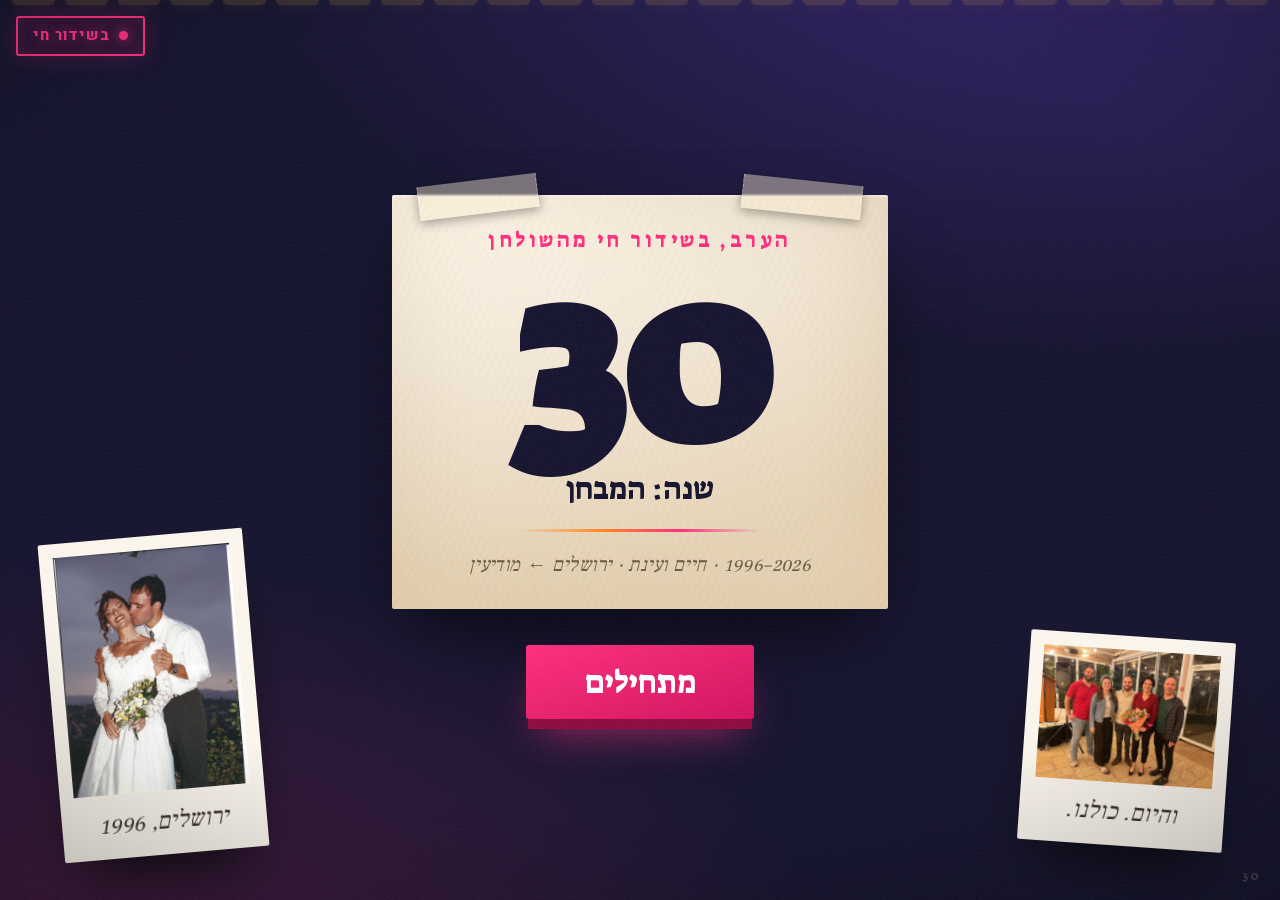
<file: index.html>
<!doctype html>
<html dir="rtl" lang="he">
<head>
<meta charset="utf-8">
<meta name="viewport" content="width=device-width, initial-scale=1, viewport-fit=cover, user-scalable=no, maximum-scale=1">
<meta name="apple-mobile-web-app-capable" content="yes">
<meta name="apple-mobile-web-app-status-bar-style" content="black-translucent">
<meta name="theme-color" content="#0B0A1C">
<meta name="robots" content="noindex, nofollow, noarchive, nosnippet">
<title>30 שנה: המבחן</title>
<style>
/* ==========================================================================
   פונטים — עובדים אופליין מתוך תיקיית fonts/.
   אם הקבצים חסרים, יש נפילה חיננית לפונטים עבריים של המערכת.
   הרץ פעם אחת: bash fetch-fonts.sh   (דורש אינטרנט, פעם אחת בלבד)
   ========================================================================== */
@font-face{font-family:'Suez One';src:url('fonts/SuezOne-Regular.ttf') format('truetype'), url('fonts/SuezOne-Regular.woff2') format('woff2');font-weight:400;font-style:normal;font-display:swap}
@font-face{font-family:'Heebo';src:url('fonts/Heebo-Light.ttf') format('truetype'), url('fonts/Heebo-Light.woff2') format('woff2');font-weight:300;font-style:normal;font-display:swap}
@font-face{font-family:'Heebo';src:url('fonts/Heebo-Medium.ttf') format('truetype'), url('fonts/Heebo-Medium.woff2') format('woff2');font-weight:500;font-style:normal;font-display:swap}
@font-face{font-family:'Heebo';src:url('fonts/Heebo-ExtraBold.ttf') format('truetype'), url('fonts/Heebo-ExtraBold.woff2') format('woff2');font-weight:800;font-style:normal;font-display:swap}
@font-face{font-family:'Frank Ruhl Libre';src:url('fonts/FrankRuhlLibre-Regular.ttf') format('truetype'), url('fonts/FrankRuhlLibre-Regular.woff2') format('woff2');font-weight:400;font-style:normal;font-display:swap}
@font-face{font-family:'Frank Ruhl Libre';src:url('fonts/FrankRuhlLibre-Bold.ttf') format('truetype'), url('fonts/FrankRuhlLibre-Bold.woff2') format('woff2');font-weight:700;font-style:normal;font-display:swap}

:root{
  --ink:        #14122E;
  --ink-deep:   #0B0A1C;
  --paper:      #F4E9D8;
  --paper-warm: #E8D5B7;
  --magenta:    #FF2E7E;
  --tangerine:  #FF8A1F;
  --electric:   #00E5C7;
  --gold:       #FFC93C;
  --violet:     #7B4BFF;
  --line:       rgba(244,233,216,.16);
  --muted:      rgba(244,233,216,.52);

  --display: 'Suez One', 'Arial Hebrew', 'Narkisim', 'David', serif;
  --body: 'Heebo', 'Arial Hebrew', system-ui, sans-serif;
  --letter: 'Frank Ruhl Libre', 'Times New Roman', serif;
  --ease: cubic-bezier(.16,1,.3,1);
  --pad: clamp(14px, 2.2vw, 34px);
}

*,*::before,*::after{box-sizing:border-box;-webkit-tap-highlight-color:transparent}
html,body{margin:0;padding:0;width:100%;height:100dvh;overflow:hidden;background:var(--ink-deep);overscroll-behavior:none}
body{
  font-family:var(--body);color:var(--paper);
  touch-action:manipulation;-webkit-user-select:none;user-select:none;
  font-size:clamp(15px,1.5vw,20px);
  background:
    radial-gradient(120% 90% at 85% -10%, rgba(123,75,255,.30), transparent 55%),
    radial-gradient(100% 80% at 5% 110%, rgba(255,46,126,.22), transparent 60%),
    var(--ink);
}
button{font-family:inherit;color:inherit;border:0;background:none;cursor:pointer;-webkit-user-select:none;user-select:none}
img{display:block;max-width:100%}

/* ---------- שכבות אווירה ---------- */
.grain{position:fixed;inset:-40px;pointer-events:none;z-index:60;opacity:.06}
.grain svg{width:100%;height:100%}
.vignette{position:fixed;inset:0;pointer-events:none;z-index:55;
  background:radial-gradient(120% 100% at 50% 45%, transparent 45%, rgba(0,0,0,.62) 100%)}
.scan{position:fixed;inset:0;pointer-events:none;z-index:56;opacity:.16;
  background:repeating-linear-gradient(to bottom, rgba(255,255,255,.055) 0 1px, transparent 1px 4px)}

/* נורות אולפן רודפות בקצה העליון */
.bulbs{position:fixed;top:0;right:0;left:0;height:10px;z-index:50;display:flex;gap:10px;padding:0 12px;pointer-events:none;opacity:.85}
.bulbs i{flex:1;height:5px;border-radius:0 0 6px 6px;background:var(--gold);opacity:.18;
  animation:chase 2.6s linear infinite;box-shadow:0 0 12px var(--gold)}
@keyframes chase{0%,88%{opacity:.14}92%{opacity:1}100%{opacity:.14}}

.onair{position:fixed;top:16px;left:16px;z-index:52;display:flex;align-items:center;gap:9px;
  padding:7px 15px 8px;border:2px solid var(--magenta);border-radius:3px;
  font-weight:800;letter-spacing:.06em;font-size:clamp(11px,1.15vw,15px);
  color:var(--magenta);background:rgba(255,46,126,.08);
  text-shadow:0 0 14px rgba(255,46,126,.7);box-shadow:0 0 26px rgba(255,46,126,.22), inset 0 0 18px rgba(255,46,126,.12)}
.onair::before{content:"";width:9px;height:9px;border-radius:50%;background:var(--magenta);
  box-shadow:0 0 12px var(--magenta);animation:blink 1.8s steps(1,end) infinite}
@keyframes blink{0%,60%{opacity:1}61%,100%{opacity:.15}}

/* ---------- מסכים ---------- */
#app{position:fixed;inset:0;z-index:10}
.screen{position:absolute;inset:0;display:flex;flex-direction:column;padding:var(--pad);padding-top:calc(var(--pad) + 14px)}

/* ---------- נייר ---------- */
.paper{
  position:relative;background:
    radial-gradient(130% 90% at 18% 0%, #FFF7E9 0%, var(--paper) 48%, var(--paper-warm) 100%);
  color:var(--ink);border-radius:2px;
  box-shadow:0 34px 70px -24px rgba(0,0,0,.85), 0 2px 0 rgba(255,255,255,.35) inset,
             0 0 90px rgba(160,120,70,.12) inset;
}
.paper::after{content:"";position:absolute;inset:0;pointer-events:none;opacity:.35;
  background:repeating-linear-gradient(115deg, rgba(150,110,60,.05) 0 2px, transparent 2px 7px)}
.tape{position:absolute;width:120px;height:34px;background:rgba(255,242,214,.42);
  border-left:1px dashed rgba(255,255,255,.35);border-right:1px dashed rgba(255,255,255,.35);
  box-shadow:0 3px 10px rgba(0,0,0,.35);backdrop-filter:blur(1px)}
.tape.tr{top:-15px;right:26px;transform:rotate(6deg)}
.tape.tl{top:-15px;left:26px;transform:rotate(-7deg)}
.tape.br{bottom:-15px;right:52px;transform:rotate(-4deg)}
.tape.bl{bottom:-15px;left:52px;transform:rotate(5deg)}

/* ---------- מסך פתיחה ---------- */
.intro{align-items:center;justify-content:center;text-align:center}
.intro-card{padding:clamp(20px,3.4vh,44px) clamp(30px,6vw,90px);max-width:min(1000px,92vw);
  transform:rotate(-1.2deg);animation:cardIn .8s var(--ease) both}
.big30{direction:ltr;unicode-bidi:isolate;font-family:var(--display);font-size:clamp(7rem,26vh,16rem);line-height:.82;color:var(--ink);
  letter-spacing:-.02em;margin:0;position:relative}
.big30 span{display:inline-block;animation:pop .9s var(--ease) both}
.big30 span:nth-child(2){animation-delay:.12s}
.intro-sub{font-family:var(--display);font-size:clamp(1.2rem,3.4vh,2.3rem);margin:.35em 0 .1em;color:var(--ink)}
.intro-meta{font-family:var(--letter);font-style:italic;font-size:clamp(.95rem,2.2vh,1.4rem);
  color:#6B5B44;letter-spacing:.02em}
.intro-rule{height:3px;width:min(420px,70%);margin:clamp(12px,2.2vh,22px) auto;
  background:linear-gradient(to left, transparent, var(--magenta), var(--tangerine), transparent)}
.kick-title{font-family:var(--display);color:var(--magenta);font-size:clamp(1rem,2.4vh,1.5rem);
  letter-spacing:.16em;margin-bottom:.6em}

/* ---------- כותרת עליונה של שאלה ---------- */
.qhead{display:flex;align-items:center;gap:16px;flex:0 0 auto;min-height:44px}
.act{font-weight:800;font-size:clamp(11px,1.2vw,15px);letter-spacing:.14em;color:var(--gold);
  border:1px solid rgba(255,201,60,.4);padding:6px 12px;border-radius:2px;white-space:nowrap}
.dots{display:flex;gap:7px;flex:1;justify-content:center;align-items:center}
.dots i{position:relative;width:9px;height:9px;border-radius:50%;background:rgba(244,233,216,.22);transition:all .4s var(--ease)}
.dots i::after{content:'';position:absolute;inset:-15px -3px}
.dots i.done{background:rgba(244,233,216,.5)}
.dots i.now{background:var(--electric);width:30px;border-radius:5px;box-shadow:0 0 16px var(--electric)}

/* ---------- גוף השאלה ---------- */
.qbody{flex:1;display:flex;flex-direction:column;align-items:center;justify-content:center;
  text-align:center;position:relative;min-height:0;padding:0 clamp(10px,4vw,70px)}
.qnum{direction:ltr;unicode-bidi:isolate;position:absolute;bottom:-6%;left:-2%;font-family:var(--display);
  font-size:clamp(6rem,26vw,22rem);line-height:.7;color:var(--paper);opacity:.055;pointer-events:none;z-index:0}
.qbody > *{position:relative;z-index:1}
.qbody > .qnum{position:absolute;z-index:0}
.kicker{font-weight:800;letter-spacing:.2em;font-size:clamp(12px,1.4vw,17px);color:var(--electric);
  margin-bottom:clamp(10px,2vh,22px);animation:up .5s var(--ease) both}
.qtitle{font-family:var(--display);font-size:clamp(1.9rem,5vw,4.3rem);line-height:1.16;margin:0;
  color:var(--paper);text-wrap:balance;max-width:22ch}
.qtitle .w{display:inline-block;animation:up .6s var(--ease) both}
.qsub{margin-top:clamp(12px,2.4vh,26px);font-weight:300;font-size:clamp(1rem,1.9vw,1.5rem);
  color:rgba(244,233,216,.66);max-width:40ch;animation:up .6s var(--ease) both;animation-delay:.35s}
.hostnote{margin-top:clamp(10px,1.8vh,18px);font-family:var(--letter);font-style:italic;
  color:var(--gold);font-size:clamp(.9rem,1.6vw,1.2rem);opacity:.9;
  border-top:1px dashed rgba(255,201,60,.35);padding-top:10px;max-width:38ch}

/* ---------- כפתורים ---------- */
.footbar{flex:0 0 auto;display:flex;align-items:center;justify-content:space-between;gap:14px;
  padding-top:clamp(8px,1.6vh,18px)}
.cta{min-height:74px;padding:0 clamp(28px,4.5vw,64px);border-radius:3px;
  font-family:var(--display);font-size:clamp(1.15rem,2.5vw,2rem);color:#fff;
  background:linear-gradient(160deg,var(--magenta),#D3125F);
  box-shadow:0 12px 0 -2px #8E0A3F, 0 26px 44px -14px rgba(255,46,126,.6);
  transform:translateY(0);transition:transform .12s ease, box-shadow .12s ease;
  animation:up .6s var(--ease) both;animation-delay:.5s}
.cta:active{transform:translateY(6px);box-shadow:0 6px 0 -2px #8E0A3F, 0 12px 26px -12px rgba(255,46,126,.6)}
.cta.teal{background:linear-gradient(160deg,var(--electric),#00A891);color:#04201C;
  box-shadow:0 12px 0 -2px #007A69, 0 26px 44px -14px rgba(0,229,199,.5)}
.cta.teal:active{box-shadow:0 6px 0 -2px #007A69}
.cta.gold{background:linear-gradient(160deg,var(--gold),#E09A00);color:#2A1C00;
  box-shadow:0 12px 0 -2px #9E6C00, 0 26px 44px -14px rgba(255,201,60,.5)}
.cta.gold:active{box-shadow:0 6px 0 -2px #9E6C00}
.ghost{min-height:64px;min-width:64px;padding:0 22px;border:2px solid rgba(244,233,216,.28);
  border-radius:3px;font-weight:500;font-size:clamp(.95rem,1.5vw,1.15rem);color:rgba(244,233,216,.8);
  background:rgba(244,233,216,.04)}
.ghost:active{background:rgba(244,233,216,.14)}
.ghost.tiny{min-height:56px;padding:0 16px;font-size:.95rem}
.arrow{position:fixed;top:50%;transform:translateY(-50%);width:72px;height:104px;z-index:30;
  display:flex;align-items:center;justify-content:center;font-size:2.2rem;color:rgba(244,233,216,.3);
  background:linear-gradient(to left, rgba(11,10,28,.5), transparent)}
.arrow:active{color:var(--electric)}
.arrow.prev{right:0}
.arrow.next{left:0;background:linear-gradient(to right, rgba(11,10,28,.5), transparent)}

/* ---------- חשיפה: כרטיסים כפולים ---------- */
.reveal-title{width:100%;font-family:var(--display);font-size:clamp(1.2rem,2.9vw,2.3rem);color:var(--gold);
  text-align:center;margin:0 0 clamp(10px,2vh,22px);animation:up .5s var(--ease) both}
.cards{display:flex;gap:clamp(14px,2.6vw,38px);align-items:stretch;justify-content:center;
  width:100%;max-width:1250px;margin:0 auto;min-height:0;flex:1}
.card{flex:1 1 0;min-width:0;display:flex;flex-direction:column;padding:clamp(16px,3vh,34px) clamp(16px,2.4vw,34px);
  opacity:0;transform:translateX(-70px) rotate(-3deg)}
.card.in{animation:cardIn .7s var(--ease) forwards}
.card.mom{transform:translateX(70px) rotate(3deg)}
.card-who{font-family:var(--display);font-size:clamp(1.3rem,3vw,2.4rem);margin:0 0 .35em;
  display:flex;align-items:center;gap:12px}
.card-who::before{content:"";width:16px;height:16px;border-radius:50%;flex:0 0 auto}
.card.dad .card-who{color:#C4590A}
.card.dad .card-who::before{background:var(--tangerine);box-shadow:0 0 0 4px rgba(255,138,31,.25)}
.card.mom .card-who{color:#B3125A}
.card.mom .card-who::before{background:var(--magenta);box-shadow:0 0 0 4px rgba(255,46,126,.25)}
.card-text{font-family:var(--letter);font-style:italic;font-size:clamp(1.05rem,2.1vw,1.75rem);
  line-height:1.5;color:#241F16;overflow:auto;flex:1;display:flex;align-items:center}
.card-text::before{content:"„";font-size:2em;line-height:0;color:rgba(36,31,22,.25);margin-left:.1em;align-self:flex-start;margin-top:.45em}
.card.dad{transform-origin:bottom right}
.card.mom{transform-origin:bottom left}
.single-card{width:100%;max-width:min(1000px,92vw);margin:0 auto;padding:clamp(22px,4vh,48px) clamp(24px,4vw,60px);
  text-align:center;opacity:0;animation:cardIn .7s var(--ease) .1s forwards}
.single-card .card-text{display:block;text-align:center}
.single-card .card-text::before{content:none}

/* ---------- פולרואיד ---------- */
.polaroid{background:#FCF7EE;padding:14px 14px 0;border-radius:2px;
  box-shadow:0 34px 60px -22px rgba(0,0,0,.85);transform:rotate(-2deg);
  display:flex;flex-direction:column;max-height:100%;opacity:0;animation:cardIn .8s var(--ease) forwards}
.polaroid img{width:100%;height:auto;object-fit:cover;min-height:0;flex:1;background:#DED2BC}
.polaroid .cap{font-family:var(--letter);font-style:italic;color:#3A3226;
  font-size:clamp(1rem,1.9vw,1.5rem);padding:.6em .2em .75em;text-align:center;flex:0 0 auto}
/* קיר תמונות — כמה פולרואידים זה לצד זה */
.wall{width:100%;flex:1;display:flex;align-items:center;justify-content:center;
  gap:clamp(10px,2.2vw,34px);min-height:0;padding:4px clamp(4px,1.4vw,18px) 10px}
.wall .polaroid{flex:1 1 0;min-width:0;max-width:min(46vw,600px);max-height:100%;opacity:0;transform:translateY(30px)}
.wall .polaroid.in{animation:wallIn .75s var(--ease) forwards}
.wall .polaroid:nth-child(odd).in{animation-name:wallInL}
.wall .polaroid img,.wall .missing{aspect-ratio:4/3;width:100%;height:auto;flex:0 0 auto;
  object-fit:cover;object-position:center 30%}
.wall .cap{font-size:clamp(.85rem,1.5vw,1.2rem)}
@keyframes wallIn{to{opacity:1;transform:translateY(0) rotate(2deg)}}
@keyframes wallInL{to{opacity:1;transform:translateY(0) rotate(-2.4deg)}}
.settled .wall .polaroid{opacity:1 !important}

/* תמונה לצד גרף ההצבעה */
.bars-wrap{flex:1;display:flex;align-items:center;gap:clamp(12px,2.4vw,32px);min-height:0}
.bars-photo{flex:0 0 auto;width:clamp(140px,21vw,290px);max-height:100%}
.bars-photo .polaroid{width:100%}
.bars-photo img,.bars-photo .missing{aspect-ratio:4/3;object-fit:cover}

.photo-wrap{width:100%;flex:1;display:flex;align-items:center;justify-content:center;min-height:0;padding:2px 0 12px}
.photo-wrap .polaroid{width:auto;max-width:min(78vw,900px);max-height:100%}
.photo-wrap .polaroid img{flex:0 1 auto;width:auto;height:auto;max-width:100%;max-height:56dvh;object-fit:contain}
.photo-wrap .missing{width:min(60vw,620px)}
.photo-wrap .polaroid{max-width:min(78vw,900px)}
.missing{width:100%;aspect-ratio:4/3;overflow:hidden;display:flex;flex-direction:column;align-items:center;justify-content:center;
  gap:10px;background:repeating-linear-gradient(45deg,#E4D8C2 0 14px,#DCCFB6 14px 28px);color:#6B5B44;
  font-weight:500;text-align:center;padding:16px;font-size:clamp(.85rem,1.4vw,1.05rem)}

/* ---------- וידאו ---------- */
.video-wrap{width:100%;flex:1;display:flex;align-items:center;justify-content:center;
  min-height:0;padding:2px 0 12px}
.video-wrap video{max-width:min(84vw,1000px);max-height:56dvh;border-radius:3px;background:#000;
  box-shadow:0 30px 60px -22px rgba(0,0,0,.85), 0 0 0 10px #FCF7EE, 0 0 0 11px rgba(0,0,0,.25)}
.video-missing{max-width:min(70vw,700px);padding:clamp(20px,4vh,40px);text-align:center;
  display:flex;flex-direction:column;gap:10px}
.video-missing b{font-family:var(--display);font-size:clamp(1.1rem,2.4vw,1.6rem);color:var(--ink)}
.video-hint{text-align:center;color:var(--gold);font-weight:500;font-size:clamp(.9rem,1.6vw,1.15rem);
  min-height:1.4em;flex:0 0 auto}
.video-missing span{color:#6B5B44;font-size:clamp(.9rem,1.5vw,1.1rem)}

/* ---------- טיימר ---------- */
.timer-stage{width:100%;flex:1;display:flex;flex-direction:column;align-items:center;justify-content:center;gap:clamp(10px,2vh,24px);min-height:0}
.timer-row{display:flex;align-items:center;justify-content:center;gap:clamp(18px,4vw,60px);width:100%;min-height:0;flex:1}
.ring{position:relative;width:clamp(180px,30vh,320px);height:clamp(180px,30vh,320px);flex:0 0 auto;
  border-radius:50%;box-shadow:0 0 70px -12px rgba(0,229,199,.55);transition:box-shadow .3s}
.ring svg{width:100%;height:100%;transform:rotate(-90deg)}
.ring circle{fill:none;stroke-width:14;stroke-linecap:round}
.ring .bg{stroke:rgba(244,233,216,.13)}
.ring .fg{stroke:var(--electric);transition:stroke .3s}
.ring.warn .fg{stroke:var(--magenta)}
.ring.warn{box-shadow:0 0 80px -8px rgba(255,46,126,.7)}
.ring .num{direction:ltr;unicode-bidi:isolate;position:absolute;inset:0;display:flex;align-items:center;justify-content:center;
  font-family:var(--display);font-size:clamp(3.4rem,9vh,6.5rem);color:var(--paper)}
.timer-label{font-family:var(--display);font-size:clamp(1.2rem,3vw,2.2rem);color:var(--gold);text-align:center}
.ring-col{display:flex;flex-direction:column;align-items:center;gap:clamp(10px,2vh,20px);flex:0 0 auto}
.timer-video{flex:1 1 auto;min-width:0;min-height:0;display:flex;justify-content:center;align-items:center}
.timer-video video{max-width:100%;max-height:56dvh;border-radius:3px;background:#000;
  box-shadow:0 26px 54px -20px rgba(0,0,0,.85), 0 0 0 9px #FCF7EE, 0 0 0 10px rgba(0,0,0,.25)}
.timer-photo{flex:1 1 auto;min-width:0;min-height:0;display:flex;justify-content:center;align-items:center}
.timer-photo .polaroid{width:auto;max-height:100%;max-width:min(52vw,760px)}
.timer-photo .polaroid img{flex:0 1 auto;width:auto;height:auto;max-width:100%;max-height:52dvh;object-fit:contain}
.timer-photo .missing{width:min(46vw,600px)}
.shake{animation:shake .5s}
.done-badge{font-family:var(--display);color:var(--magenta);font-size:clamp(1.6rem,4vw,3rem);
  animation:pop .5s var(--ease) both;text-shadow:0 0 30px rgba(255,46,126,.6)}

/* ---------- מכונת מזל ---------- */
.slot-box{max-width:min(92vw,900px);margin:0 auto;padding:clamp(20px,4vh,44px) clamp(30px,6vw,80px);min-width:min(80vw,620px);
  text-align:center;overflow:hidden;position:relative}
.slot-box::before,.slot-box::after{content:"";position:absolute;right:0;left:0;height:34%;pointer-events:none;z-index:2}
.slot-box::before{top:0;background:linear-gradient(to bottom,#FFF7E9,transparent)}
.slot-box::after{bottom:0;background:linear-gradient(to top,var(--paper-warm),transparent)}
.slot-val{font-family:var(--display);font-size:clamp(3rem,11vw,8rem);line-height:1.05;color:var(--ink);
  display:block;position:relative;z-index:1}
.slot-val.landed{color:#B3125A;animation:pop .6s var(--ease) both}
.slot-cap{font-family:var(--letter);font-style:italic;color:#6B5B44;font-size:clamp(1rem,1.9vw,1.4rem);position:relative;z-index:3}

/* ---------- הצבעה ---------- */
.vote-stage{width:100%;flex:1;display:flex;flex-direction:column;min-height:0;gap:clamp(8px,1.6vh,18px)}
.vote-prompt{font-family:var(--display);text-align:center;font-size:clamp(1.4rem,3.6vw,2.9rem);color:var(--paper)}
.vote-hint{text-align:center;color:rgba(244,233,216,.55);font-weight:300;font-size:clamp(.9rem,1.5vw,1.15rem)}
.vote-count{text-align:center;font-weight:800;color:var(--electric);font-size:clamp(1rem,1.8vw,1.35rem);
  letter-spacing:.01em}
.vote-count.full{color:var(--gold)}
.vote-meter{display:flex;gap:clamp(6px,1vw,12px);justify-content:center;align-items:center}
.vote-meter i{width:clamp(13px,1.7vw,21px);height:clamp(13px,1.7vw,21px);border-radius:50%;
  border:2px solid rgba(244,233,216,.28);transition:all .35s var(--ease)}
.vote-meter i.on{background:var(--electric);border-color:var(--electric);
  box-shadow:0 0 16px rgba(0,229,199,.65);transform:scale(1.12)}
.vote-btn[disabled]{opacity:.35;filter:saturate(.45)}
.vote-btn[disabled]:active{transform:none}
.vote-grid{flex:1;display:flex;gap:clamp(14px,2.6vw,34px);align-items:stretch;min-height:0}
.vote-btn{flex:1;min-width:0;border-radius:4px;display:flex;flex-direction:column;align-items:center;
  justify-content:center;gap:8px;font-family:var(--display);font-size:clamp(1.6rem,4.6vw,3.6rem);
  color:#fff;position:relative;overflow:hidden;transition:transform .12s ease;padding:10px}
.vote-grid.four .vote-btn{font-size:clamp(1.05rem,2.6vw,2rem);line-height:1.15}
.vote-btn:active{transform:scale(.97)}
.vote-btn.bump{animation:bump .35s var(--ease)}
.vote-btn .tally{direction:ltr;unicode-bidi:isolate;font-family:var(--body);font-weight:800;font-size:clamp(1rem,2vw,1.5rem);
  background:rgba(0,0,0,.28);padding:6px 18px;border-radius:99px;min-width:3.2em}
.v0{background:linear-gradient(165deg,var(--tangerine),#C4590A);box-shadow:0 14px 0 -2px #8A3D06, 0 30px 50px -18px rgba(255,138,31,.6)}
.v1{background:linear-gradient(165deg,var(--magenta),#B3125A);box-shadow:0 14px 0 -2px #79063B, 0 30px 50px -18px rgba(255,46,126,.6)}
.v2{background:linear-gradient(165deg,var(--electric),#00A891);color:#04201C;box-shadow:0 14px 0 -2px #007A69, 0 30px 50px -18px rgba(0,229,199,.5)}
.v3{background:linear-gradient(165deg,var(--gold),#E09A00);color:#2A1C00;box-shadow:0 14px 0 -2px #9E6C00, 0 30px 50px -18px rgba(255,201,60,.5)}
.bars{flex:1;display:flex;flex-direction:column;justify-content:center;gap:clamp(12px,2.4vh,26px);padding:0 clamp(4px,2vw,30px)}
.bar-row{display:flex;align-items:center;gap:16px}
.bar-name{font-family:var(--display);font-size:clamp(1.1rem,2.4vw,1.9rem);width:6.2em;text-align:start;flex:0 0 auto}
.bar-track{flex:1;height:clamp(38px,7vh,64px);background:rgba(244,233,216,.09);border-radius:3px;overflow:hidden}
.bar-fill{direction:ltr;unicode-bidi:isolate;white-space:nowrap;height:100%;width:0;transition:width .9s cubic-bezier(.34,1.56,.64,1);display:flex;align-items:center;
  justify-content:flex-start;padding:0 14px;font-weight:800;font-size:clamp(1rem,2vw,1.5rem);color:#fff;border-radius:3px}
.bar-fill.f0{background:linear-gradient(to left,var(--tangerine),#C4590A)}
.bar-fill.f1{background:linear-gradient(to left,var(--magenta),#B3125A)}
.bar-fill.f2{background:linear-gradient(to left,var(--electric),#00A891);color:#04201C}
.bar-fill.f3{background:linear-gradient(to left,var(--gold),#E09A00);color:#2A1C00}

/* ---------- לוח תוצאות ---------- */
.board{width:100%;display:flex;gap:clamp(16px,3vw,44px);justify-content:center;align-items:stretch;flex:1;min-height:0}
.board-col{flex:1;max-width:420px;display:flex;flex-direction:column;align-items:center;justify-content:center;
  gap:6px;padding:clamp(16px,3vh,32px);border-radius:4px;border:2px solid rgba(244,233,216,.14);
  background:rgba(244,233,216,.04);position:relative}
.board-col.win{border-color:var(--gold);box-shadow:0 0 60px -18px var(--gold), inset 0 0 40px rgba(255,201,60,.08)}
.crown{position:absolute;top:-30px;font-size:clamp(2rem,5vw,3.4rem);animation:pop .6s var(--ease) both;text-shadow:0 6px 14px rgba(0,0,0,.55)}
.board-name{font-family:var(--display);font-size:clamp(1.4rem,3.4vw,2.6rem)}
.board-col.dad .board-name{color:var(--tangerine)}
.board-col.mom .board-name{color:var(--magenta)}
.board-score{direction:ltr;unicode-bidi:isolate;font-family:var(--display);font-size:clamp(3.6rem,12vh,8rem);line-height:1}
.board-cap{color:rgba(244,233,216,.55);font-weight:300;font-size:clamp(.9rem,1.5vw,1.1rem)}

/* ---------- כספת (שאלה נעולה) ---------- */
.safe{width:100%;max-width:min(920px,92vw);margin:0 auto;padding:clamp(18px,3vh,34px) clamp(20px,3.5vw,44px);
  display:flex;flex-direction:column;gap:14px;animation:cardIn .7s var(--ease) both}
.safe h4{font-family:var(--display);margin:0;color:var(--ink);font-size:clamp(1.05rem,2.1vw,1.5rem);text-align:center}
.safe-row{display:flex;gap:14px;flex-wrap:wrap}
.safe-field{flex:1;min-width:220px;display:flex;flex-direction:column;gap:6px}
.safe-field label{font-weight:800;font-size:clamp(.85rem,1.4vw,1.05rem)}
.safe-field.dad label{color:#C4590A}
.safe-field.mom label{color:#B3125A}
.safe-field input{font-family:var(--letter);font-style:italic;font-size:clamp(1rem,1.8vw,1.3rem);
  padding:14px 16px;min-height:60px;border:2px solid rgba(36,31,22,.2);border-radius:3px;
  background:rgba(255,255,255,.55);color:#241F16;-webkit-user-select:text;user-select:text}
.safe-field input:focus{outline:none;border-color:var(--magenta);background:#fff}
.lock-state{display:flex;align-items:center;justify-content:center;gap:14px;font-family:var(--display);
  color:var(--ink);font-size:clamp(1.05rem,2.2vw,1.6rem)}
.lock-ico{font-size:1.6em;display:inline-block}
.lock-ico.open{animation:pop .6s var(--ease) both}
.safe-btn{align-self:center;min-height:64px;padding:0 34px;border-radius:3px;background:var(--ink);
  color:var(--paper);font-family:var(--display);font-size:clamp(1rem,2vw,1.4rem)}

/* ---------- מסך סיום ---------- */
.finale{align-items:stretch;gap:clamp(8px,1.6vh,18px)}
.finale-line{font-family:var(--letter);font-style:italic;text-align:center;flex:0 0 auto;
  font-size:clamp(1.05rem,2.4vw,1.6rem);color:var(--paper);max-width:34ch;margin:0 auto;
  line-height:1.5;animation:up .7s var(--ease) .2s both}
.finale-head{font-family:var(--display);text-align:center;font-size:clamp(1.5rem,4.4vw,3.4rem);color:var(--gold);
  text-shadow:0 0 40px rgba(255,201,60,.4);animation:up .6s var(--ease) both}
.sync{max-width:min(1000px,92vw);margin:0 auto;width:100%}
.sync-lab{display:flex;justify-content:space-between;font-weight:500;color:rgba(244,233,216,.7);margin-bottom:6px;font-size:clamp(.85rem,1.5vw,1.1rem)}
.sync-track{height:clamp(26px,5vh,44px);background:rgba(244,233,216,.09);border-radius:3px;overflow:hidden}
.sync-fill{height:100%;width:0;border-radius:3px;transition:width 2.6s var(--ease);
  background:linear-gradient(to left,var(--tangerine),var(--gold),var(--magenta),var(--electric));
  box-shadow:0 0 40px rgba(255,201,60,.5)}
.gallery{flex:1;min-height:0;display:flex;flex-wrap:nowrap;align-items:center;justify-content:center;
  gap:clamp(5px,1vw,14px);padding:clamp(4px,1.2vh,14px) clamp(8px,1.6vw,22px);overflow:hidden}
.gallery .polaroid{flex:1 1 0;min-width:0;max-width:152px;animation:cardIn .8s var(--ease) both;overflow:hidden}
.gallery .polaroid .cap{font-size:clamp(.65rem,.95vw,.9rem);padding:.45em .2em .55em;
  max-height:3.4em;overflow:hidden;line-height:1.25}
.gallery .polaroid img,.gallery .missing{aspect-ratio:1/1;object-fit:cover}
.gallery .missing{font-size:clamp(.55rem,.8vw,.75rem);gap:4px;padding:8px;overflow:hidden;line-height:1.25;
  min-width:0;overflow-wrap:anywhere;word-break:break-word}
.gallery .missing span:last-child{display:none}
.finale-sign{font-family:var(--display);text-align:center;font-size:clamp(1.4rem,4vw,3rem);color:var(--paper);
  animation:pop .8s var(--ease) both;animation-delay:.6s}

/* ---------- מציג התמונות של מסך הסיום ---------- */
.gallery .polaroid{cursor:pointer}
.viewer{position:fixed;inset:0;z-index:95;display:none;flex-direction:column;
  background:var(--ink-deep);padding:var(--pad);gap:clamp(8px,1.6vh,16px)}
.viewer.on{display:flex}
.viewer-top{display:flex;align-items:center;justify-content:space-between;gap:14px;flex:0 0 auto}
.viewer-count{font-family:var(--display);color:var(--gold);font-size:clamp(1rem,2vw,1.4rem);
  direction:ltr;unicode-bidi:isolate}
.viewer-stage{flex:1;min-height:0;display:flex;align-items:center;justify-content:center;position:relative}
.viewer-stage img{max-width:100%;max-height:100%;width:auto;height:auto;object-fit:contain;
  border-radius:2px;box-shadow:0 30px 70px -24px rgba(0,0,0,.9), 0 0 0 8px #FCF7EE}
.viewer-cap{flex:0 0 auto;text-align:center;font-family:var(--letter);font-style:italic;
  color:var(--paper);font-size:clamp(1rem,2vw,1.4rem);min-height:1.5em}
.viewer-foot{flex:0 0 auto;display:flex;align-items:center;justify-content:space-between;gap:14px}
.viewer-arrow{min-width:96px;min-height:72px;border-radius:3px;font-size:2rem;
  border:2px solid rgba(244,233,216,.28);color:var(--paper);background:rgba(244,233,216,.06)}
.viewer-arrow:active{background:rgba(244,233,216,.18)}
.viewer-arrow[disabled]{opacity:.25}

/* ---------- הבזק ומעברים ---------- */
.flash{position:fixed;inset:0;background:#fff;opacity:0;pointer-events:none;z-index:70}
.flash.go{animation:flash .42s ease-out}
#confetti{position:fixed;inset:0;z-index:65;pointer-events:none}
.logo-hit{position:fixed;bottom:8px;right:10px;z-index:53;font-family:var(--display);
  color:rgba(244,233,216,.2);font-size:12px;letter-spacing:.1em;padding:8px 10px}

/* ---------- מסך התשובות (נפתח בלחיצה ארוכה על "בשידור חי") ---------- */
.console{position:fixed;inset:0;z-index:85;display:none;flex-direction:column;
  background:rgba(11,10,28,.97);padding:var(--pad);gap:14px}
.console.on{display:flex}
.console-head{display:flex;align-items:center;gap:14px;flex:0 0 auto;flex-wrap:wrap}
.console-head h3{font-family:var(--display);font-size:clamp(1.1rem,2.4vw,1.6rem);
  color:var(--paper);margin:0;flex:1;min-width:8em}
.status{font-weight:500;font-size:clamp(.85rem,1.5vw,1.05rem);padding:8px 14px;border-radius:3px;
  border:1px solid var(--line);color:var(--muted)}
.status.ok{color:var(--electric);border-color:rgba(0,229,199,.5);background:rgba(0,229,199,.08)}
.status.bad{color:var(--magenta);border-color:rgba(255,46,126,.5);background:rgba(255,46,126,.08)}
.who-tabs{display:flex;gap:10px;flex:0 0 auto}
.who-tabs button{min-height:56px;padding:0 24px;border-radius:3px;font-family:var(--display);
  font-size:clamp(1rem,2vw,1.3rem);border:2px solid var(--line);color:var(--muted);
  background:rgba(244,233,216,.04)}
.who-tabs button.on{color:#fff}
.who-tabs button.dad.on{background:var(--tangerine);border-color:var(--tangerine);color:#2A1200}
.who-tabs button.mom.on{background:var(--magenta);border-color:var(--magenta)}
.console-body{flex:1;min-height:0;overflow-y:auto;display:flex;flex-direction:column;gap:12px;
  padding-left:6px}
.cfield{display:flex;flex-direction:column;gap:5px}
.cfield label{font-weight:800;font-size:clamp(.82rem,1.4vw,1rem);color:var(--gold)}
.cfield textarea{font-family:var(--letter);font-size:clamp(.95rem,1.7vw,1.15rem);line-height:1.5;
  min-height:74px;padding:11px 13px;border-radius:3px;border:2px solid rgba(244,233,216,.16);
  background:rgba(244,233,216,.07);color:var(--paper);resize:vertical;
  -webkit-user-select:text;user-select:text}
.cfield textarea:focus{outline:none;border-color:var(--electric);background:rgba(244,233,216,.12)}
.console-foot{flex:0 0 auto;display:flex;gap:12px;justify-content:space-between;flex-wrap:wrap}

/* ---------- פאנל חזרות ---------- */
.rehearse{position:fixed;top:66px;left:12px;z-index:80;background:rgba(11,10,28,.94);
  border:2px solid var(--electric);border-radius:4px;padding:10px;max-width:230px;
  box-shadow:0 20px 50px rgba(0,0,0,.6)}
.rehearse h5{margin:0 0 8px;font-size:12px;letter-spacing:.12em;color:var(--electric);font-weight:800}
.rehearse .grid{display:flex;flex-wrap:wrap;gap:5px}
.rehearse button{min-width:36px;min-height:36px;border:1px solid rgba(0,229,199,.35);border-radius:3px;
  color:var(--paper);font-size:12px;font-weight:500;background:rgba(0,229,199,.07)}
.rehearse button.wide{width:100%;margin-top:5px}
.rehearse button.on{background:var(--electric);color:#04201C;font-weight:800}
.rehearse .fold{position:absolute;top:-2px;left:-2px}

/* ---------- אנימציות ---------- */
@keyframes cardIn{to{opacity:1;transform:translateX(0) rotate(0)}}
@keyframes up{from{opacity:0;transform:translateY(26px)}to{opacity:1;transform:translateY(0)}}
@keyframes pop{from{opacity:0;transform:scale(.7)}60%{transform:scale(1.06)}to{opacity:1;transform:scale(1)}}
@keyframes bump{40%{transform:scale(1.05)}to{transform:scale(1)}}
@keyframes flash{0%{opacity:0}18%{opacity:.92}100%{opacity:0}}
@keyframes shake{10%,90%{transform:translateX(-3px)}20%,80%{transform:translateX(6px)}
  30%,50%,70%{transform:translateX(-10px)}40%,60%{transform:translateX(10px)}}
@keyframes floaty{0%,100%{transform:translateY(0) rotate(-1deg)}50%{transform:translateY(-8px) rotate(1deg)}}

/* רשת ביטחון — אחרי 2.2 שניות כל מה שנכנס באנימציה מוצג בוודאות */
.settled .w,.settled .kicker,.settled .qsub,.settled .cta,.settled .reveal-title,
.settled .polaroid,.settled .single-card,.settled .safe,.settled .finale-head,
.settled .finale-sign,.settled .crown,.settled .intro-card,.settled .big30 span,
.settled .board-col{opacity:1 !important}
.settled .card{opacity:1 !important;transform:translateX(0) rotate(0) !important}

@media (prefers-reduced-motion: reduce){
  *,*::before,*::after{animation-duration:.001ms !important;animation-iteration-count:1 !important;
    transition-duration:.12s !important}
  .card,.polaroid,.single-card,.safe{opacity:1 !important;transform:none !important}
}
/* אייפד פורטרט — עדיין שמיש, אבל מבקש לנדסקייפ */
.rotate-hint{position:fixed;inset:0;z-index:90;display:none;flex-direction:column;gap:26px;align-items:center;
  justify-content:center;background:var(--ink-deep);text-align:center;font-family:var(--display);
  font-size:clamp(1.2rem,3.6vw,2rem);padding:40px;color:var(--gold)}
@media (orientation:portrait) and (min-width:700px){ .rotate-hint{display:flex} }
.rotate-hint.off{display:none !important}
</style>
</head>
<body>

<div class="bulbs" aria-hidden="true"><i></i><i></i><i></i><i></i><i></i><i></i><i></i><i></i><i></i><i></i><i></i><i></i><i></i><i></i><i></i><i></i><i></i><i></i><i></i><i></i><i></i><i></i><i></i><i></i></div>
<div class="onair" aria-hidden="true">בשידור חי</div>

<div id="app"></div>

<canvas id="confetti" aria-hidden="true"></canvas>
<div class="flash" id="flash" aria-hidden="true"></div>
<div class="scan" aria-hidden="true"></div>
<div class="vignette" aria-hidden="true"></div>
<div class="grain" aria-hidden="true">
  <svg xmlns="http://www.w3.org/2000/svg"><filter id="noiseF"><feTurbulence type="fractalNoise" baseFrequency="0.9" numOctaves="3" stitchTiles="stitch"/></filter><rect width="100%" height="100%" filter="url(#noiseF)"/></svg>
</div>
<div class="logo-hit" id="logoHit">30</div>

<div class="viewer" id="viewer">
  <div class="viewer-top">
    <button class="ghost tiny" id="vClose">סגור</button>
    <span class="viewer-count" id="vCount"></span>
  </div>
  <div class="viewer-stage"><img id="vImg" alt=""></div>
  <div class="viewer-cap" id="vCap"></div>
  <div class="viewer-foot">
    <button class="viewer-arrow" id="vNext">←</button>
    <button class="viewer-arrow" id="vPrev">→</button>
  </div>
</div>

<div class="console" id="console">
  <div class="console-head">
    <h3>התשובות של ההורים</h3>
    <span class="status" id="cStatus">בודק…</span>
    <button class="ghost tiny" id="cPull">למשוך מהגיליון</button>
    <div class="who-tabs">
      <button class="dad on" data-who="dad">חיים</button>
      <button class="mom" data-who="mom">עינת</button>
    </div>
  </div>
  <div class="console-body" id="cBody"></div>
  <div class="console-foot">
    <button class="ghost tiny" id="cClose">סגור</button>
    <button class="cta teal" id="cSave" style="min-height:64px">לשמור ולהחיל</button>
  </div>
</div>
<div class="rotate-hint" id="rotateHint">סובבו את האייפד לרוחב ↻<button class="ghost" id="rotateSkip">להמשיך ככה</button></div>

<script>
/* ============================================================================
   ★★★  אזור העריכה של שיר  ★★★
   כל התוכן של הערב נמצא כאן ורק כאן. אפשר לשנות הכל בלי לגעת בשורת קוד אחת
   מתחת להערה "סוף אזור העריכה".
   ----------------------------------------------------------------------------
   שדות אפשריים בכל שאלה:
     id          מספר השאלה (1-15)
     act         מערכה 1 | 2 | 3
     kicker      תווית קטנה מעל השאלה
     question    השאלה עצמה
     subtitle    שורת הנחיה מתחת לשאלה
     hostNote    הערה למנחה שמופיעה על המסך (אופציונלי)
     revealType  'dual' | 'single' | 'photo' | 'vote' | 'countdown' | 'slot'
     revealTitle כותרת שמופיעה מעל החשיפה
     reveal      { dad: "...", mom: "...", text: "..." }
     image       'assets/xxx.jpg'  או  null — תמונה אחת גדולה
     imageCaption כיתוב בכתב יד מתחת לתמונה
     images      [{src:'assets/a.jpg', cap:'כיתוב'}, ...] — קיר תמונות בסוף השאלה
     imagesTitle כותרת מעל קיר התמונות
     (גם לכל סבב הצבעה אפשר להוסיף image + imageCaption, והתמונה תופיע ליד הגרף)
     timer       מספר שניות (או null)
     timerRounds מערך שמות לסבבי טיימר, למשל ["חיים","עינת"]
     votes       [ { prompt:"...", options:[{label,color}], seed:[0,0] } ]
     scoreboard  true = מציג לוח תוצאות מצטבר בסוף סבבי ההצבעה
     slot        { spins:["...","..."], answer:"..." }
     locked      true = כרטיס נעול שממלאים בתחילת הערב ונפתח בקינוח
     confetti    true = קונפטי בסוף השאלה
   צבעי אופציות בהצבעה: 'dad' (טנג'רין) | 'mom' (מג'נטה) | 'teal' | 'gold'
   ============================================================================ */

const DAD = 'חיים';
const MOM = 'עינת';

/* מי נמצא בערב. מספר הקולות בכל סבב הצבעה מוגבל לאורך הרשימה הזאת —
   כשכולם הצביעו, הכפתורים ננעלים ואפשר רק לסגור את ההצבעה.
   מישהו לא הגיע? מוחקים אותו מכאן והמגבלה מתעדכנת לבד. */
const VOTERS = ['שיר', 'אור', 'נדב', 'שי', 'עינת', 'חיים'];

/* הכתובת שקיבלת מ-Apps Script (מסתיימת ב-/exec).
   אותה כתובת בדיוק צריכה להיות גם ב-forms/config.js.
   השאר כמו שהוא אם אתה לא משתמש בטפסים — האתר עובד גם בלי. */
const SCRIPT_URL = 'https://script.google.com/macros/s/AKfycbwJK2MN7OSfwbqj8K98m5lvvwpquV9WGFvx-ZXAD_Pfe0x6e4IfOSNcFyFmGhuXnYKa/exec';

/* איזו שאלה בטופס נכנסת לאיזו שאלה באתר */
/* תמונות שלא משויכות לשאלה, ומופיעות רק בגלריית הסיום */
const EXTRA_PICTURES = [
  { src: 'assets/rocky.jpg',      cap: 'רוקי. אין תחליף.' },
  { src: 'assets/saba-bimba.jpg', cap: 'הבימבה. מסבא חיים.' }
];

const ANSWER_MAP = { q1: 1, q2: 3, q3: 2, q5: 8, q6: 13, q7: 14, q8: 6 };
/* q4 (מספר החודשים) מטופל בנפרד, למטה */

/* התוויות של מסך התשובות הידני */
const ANSWER_LABELS = {
  q1: 'איפה ראיתם אחד את השנייה בפעם הראשונה (שאלה 1)',
  q2: 'המתנה הראשונה (שאלה 3)',
  q3: 'מי עשה את הצעד הראשון (שאלה 2)',
  q4: 'כמה חודשים עד ההצעה — מספר (שאלה 4)',
  q5: 'איזה שיר מזכיר לך אותו/אותה (שאלה 8)',
  q6: 'הרגע הכי גדול (שאלה 13)',
  q7: 'הריב הכי מטופש (שאלה 14)',
  q8: 'הכינויים אחד לשנייה (שאלה 6)'
};

const QUESTIONS = [

/* ===================== מערכה 1 — ירושלים, ההתחלה ===================== */
{
  id: 1, act: 1,
  kicker: 'איך הכל התחיל',
  question: 'איפה בדיוק ראיתם אחד את השנייה בפעם הראשונה?',
  subtitle: 'כל אחד עונה בנפרד. בלי להסתכל אחד על השנייה.',
  hostNote: null,
  revealType: 'dual',
  revealTitle: 'שתי גרסאות. ירושלים אחת.',
  reveal: {
    dad: 'הטופס של חיים לא הגיע. חיים — ספר את זה עכשיו, בקול.',
    mom: 'הטופס של עינת לא הגיע. עינת — ספרי את זה עכשיו, בקול.'
  },
  image: null, timer: null, confetti: false
},
{
  id: 2, act: 1,
  kicker: 'מי התחיל',
  question: 'מי עשה את הצעד הראשון?',
  subtitle: 'קודם המשפחה מצביעה. אחר כך שומעים את שתי הגרסאות.',
  revealType: 'vote',
  votes: [
    { prompt: 'מי עשה את הצעד הראשון?', options: [{label: DAD, color:'dad'}, {label: MOM, color:'mom'}], seed: [0,0] }
  ],
  revealTitle: 'ועכשיו — מה הם עצמם אמרו',
  reveal: {
    dad: 'הטופס של חיים לא הגיע. חיים — ספר את זה עכשיו, בקול.',
    mom: 'הטופס של עינת לא הגיע. עינת — ספרי את זה עכשיו, בקול.'
  },
  image: null, timer: null, confetti: false
},
{
  id: 3, act: 1,
  kicker: 'המתנה הראשונה',
  question: 'מה הייתה המתנה הראשונה שקניתם אחד לשנייה?',
  subtitle: 'מה נתתם, ומה קיבלתם. כל אחד לפי הזיכרון שלו.',
  revealType: 'dual',
  revealTitle: 'שתי מתנות. אולי.',
  reveal: {
    dad: 'הטופס של חיים לא הגיע. חיים — ספר את זה עכשיו, בקול.',
    mom: 'הטופס של עינת לא הגיע. עינת — ספרי את זה עכשיו, בקול.'
  },
  image: 'assets/young-couple.jpg',
  imageCaption: 'לפני הכל',
  timer: null, confetti: false
},
{
  id: 4, act: 1,
  kicker: 'הזמן עף',
  question: 'כמה חודשים עברו מהפגישה הראשונה ועד ההצעה?',
  subtitle: 'כל אחד אומר מספר בקול רם. עכשיו. לפני שמפעילים את המכונה.',
  revealType: 'slot',
  slot: {
    spins: ['3 חודשים','7 חודשים','11 חודשים','שנה וחצי','חודשיים','9 חודשים','שנתיים'],
    answer: 'תגידו אתם'
  },
  revealTitle: 'התשובה הרשמית',
  reveal: { text: 'אף אחד מכם לא מילא את הטופס. אז עכשיו, בקול: כמה זמן זה באמת לקח?' },
  image: null, timer: null, confetti: false
},
{
  id: 5, act: 1,
  kicker: 'מבחן הזיכרון',
  question: 'סרטון מהחתונה. 45 שניות לזהות כמה שיותר אנשים.',
  subtitle: 'הסרטון מתחיל עם השעון. תצעקו שמות.',
  revealType: 'countdown',
  timer: 45,
  video: { src: 'assets/wedding-video.mp4' },
  revealTitle: 'סוף הזמן',
  reveal: {
    text: 'נגמר הזמן. אז מי זוהה, מי נשכח, ומי ייעלב מזה עד פסח? ' +
          'תעברו על זה עכשיו בקול — ותנו קרדיט למי שהציל את הסיבוב.'
  },
  confetti: true
},

/* ============ מערכה 2 — כמה אתם באמת מכירים אחד את השני ============ */
{
  id: 6, act: 2,
  kicker: 'שם קוד',
  question: 'איך אתם קוראים אחד לשנייה?',
  subtitle: 'הכינויים לאורך השנים — ואיזה מהם הכי אהוב עליכם.',
  revealType: 'dual',
  revealTitle: 'שלושים שנה של שמות',
  reveal: {
    dad: 'הטופס של חיים לא הגיע. חיים — ספר את זה עכשיו, בקול.',
    mom: 'הטופס של עינת לא הגיע. עינת — ספרי את זה עכשיו, בקול.'
  },
  image: null, timer: null, confetti: false
},
{
  id: 7, act: 2,
  kicker: 'סבב מהיר',
  question: 'מי יותר?',
  subtitle: 'חמישה סבבים. כל המשפחה מצביעה. בלי רחמים.',
  revealType: 'vote',
  scoreboard: true,
  votes: [
    { prompt: 'מי יותר מאחר?',  options: [{label: DAD, color:'dad'}, {label: MOM, color:'mom'}], seed: [0,0] },
    { prompt: 'מי יותר עקשן?',  options: [{label: DAD, color:'dad'}, {label: MOM, color:'mom'}], seed: [0,0] },
    { prompt: 'מי יותר נוחר?',  options: [{label: DAD, color:'dad'}, {label: MOM, color:'mom'}], seed: [0,0],
      image: 'assets/snoring.jpg', imageCaption: '23:41. שוב.' },
    { prompt: 'מי יותר מבזבז?', options: [{label: DAD, color:'dad'}, {label: MOM, color:'mom'}], seed: [0,0] },
    { prompt: 'מי תמיד צודק?',  options: [{label: DAD, color:'dad'}, {label: MOM, color:'mom'}], seed: [0,0] }
  ],
  image: 'assets/coach.jpg',
  imageCaption: 'המאמן, בשיא',
  timer: null, confetti: false
},
{
  id: 8, act: 2,
  kicker: 'פסקול',
  question: 'איזה שיר מזכיר לך אותו? ואותה?',
  subtitle: 'שיר מנגן את זה מהטלפון ברגע החשיפה.',
  revealType: 'dual',
  revealTitle: 'הפסקול של 30 שנה',
  reveal: {
    dad: 'הטופס של חיים לא הגיע. חיים — ספר את זה עכשיו, בקול.',
    mom: 'הטופס של עינת לא הגיע. עינת — ספרי את זה עכשיו, בקול.'
  },
  image: 'assets/einat-concert.jpg',
  imageCaption: 'טונה. שורה שלישית. היא יודעת את כל המילים.',
  imagesTitle: 'ולו יש מערכת סטריאו משלו',
  images: [
    { src: 'assets/haim-jeep-desert.jpg', cap: 'הוא שומע את שלו. בג׳יפ. חזק.' }
  ],
  timer: null, confetti: false
},
{
  id: 9, act: 2,
  kicker: 'תורשה',
  question: 'איזה ילד דומה יותר לכל אחד מכם — שיר או אור?',
  subtitle: 'קודם אתם עונים בקול. אחר כך נראה מה המשפחה חושבת באמת.',
  hostNote: 'אור, נדב ושיר כבר הצביעו מראש. בלי לספר להם.',
  revealType: 'vote',
  votes: [
    { prompt: 'מי דומה יותר לחיים?', options: [{label:'שיר', color:'teal'}, {label:'אור', color:'gold'}], seed: [2,1] },
    { prompt: 'מי דומה יותר לעינת?', options: [{label:'שיר', color:'teal'}, {label:'אור', color:'gold'}], seed: [1,2] },
    { prompt: 'ולמי דומה שי?', options: [{label:'אור', color:'mom'}, {label:'נדב', color:'dad'}], seed: [1,2] }
  ],
  revealTitle: 'הפסיקה של בית הדין המשפחתי',
  reveal: {
    text: 'ובאשר לשי — אין על מה להתווכח. העיניים הכחולות האלה הן של נדב, אחת לאחת. ' +
          'אבל שיר ואור? זה כבר תורכם. ולא מספיק להגיד מי — תסבירו למה. ' +
          'כל אחד עונה בנפרד, ואם אתם לא מסכימים, זה רק מעניין יותר.'
  },
  image: 'assets/family-now.jpg',
  imageCaption: 'הראיות',
  imagesTitle: 'תסתכלו טוב. מי דומה למי?',
  images: [
    { src: 'assets/three-generations.jpg', cap: 'שלושה דורות. אותו חיוך.' },
    { src: 'assets/family-walk-2.jpg',     cap: 'וכולם ביחד.' }
  ],
  timer: null, confetti: true
},

{
  id: 10, act: 2,
  kicker: 'הבוקר שלו',
  question: 'איך חיים פותח את הבוקר?',
  subtitle: 'כל המשפחה מצביעה. חיים — אל תעזור להם.',
  revealType: 'vote',
  votes: [
    { prompt: 'מה הדבר הראשון שהוא עושה?',
      options: [{label:'שכיבות סמיכה', color:'dad'}, {label:'קפה', color:'mom'},
                {label:'הליכה', color:'teal'}, {label:'מלבי', color:'gold'}],
      seed: [0,0,0,0] }
  ],
  revealTitle: 'וזאת ההוכחה מהארכיון',
  reveal: {
    text: 'שכיבות סמיכה. על המדרכה, באמצע הרחוב, בלי שאף אחד ביקש. ' +
          'ושימו לב לשעה שרשומה על התמונה — 18:41. כלומר זה גם לא בוקר. ' +
          'זה פשוט קורה, מתי שבא לו.'
  },
  image: 'assets/pushups.jpg',
  imageCaption: '27.3.2013, 18:41. באמצע הרחוב.',
  imagesTitle: 'ואם הוא לא עושה שכיבות סמיכה, אז',
  images: [
    { src: 'assets/malabi.jpg', cap: 'תוכנית היום: מלבי.' }
  ],
  timer: null, confetti: false
},
{
  id: 11, act: 2,
  kicker: 'הבוקר שלה',
  question: 'ומה הדבר הראשון שעינת עושה כל בוקר?',
  subtitle: 'אותו משחק, הצד השני של המיטה. היא קמה בשבע.',
  revealType: 'vote',
  votes: [
    { prompt: 'מה הדבר הראשון שהיא עושה?',
      options: [{label:'וידאו עם שי', color:'mom'}, {label:'אתר הריסה', color:'dad'},
                {label:'קפה', color:'teal'}, {label:'מקלחת', color:'gold'}],
      seed: [0,0,0,0] }
  ],
  revealTitle: 'ושתי התשובות נכונות',
  reveal: {
    text: 'גם וגם. שיחת וידאו עם שי, ואתר הריסה. עינת קמה בשבע, ועד שרוב האנשים ' +
          'בכלל פוקחים עיניים היא כבר דיברה עם הנכדה וגם הספיקה להיות בשטח.'
  },
  image: 'assets/demolition-site.jpg',
  imageCaption: 'אתר ההריסה. שבע בבוקר.',
  video: { src: 'assets/shai-video.mp4', title: 'ושי, ברגע שהיא רואה את סבתא' },
  imagesTitle: 'ואחר כך היום פשוט ממשיך',
  images: [
    { src: 'assets/einat-kitchen.jpg', cap: 'שישי במטבח.' },
    { src: 'assets/einat-reading.jpg', cap: 'ובערב — שקט. היא קוראת.' }
  ],
  timer: null, confetti: false
},
{
  id: 12, act: 2,
  kicker: 'תואר של כבוד',
  question: 'למי חיים קורא "המלך"?',
  subtitle: 'רק אחד בעולם זוכה לתואר הזה ממנו.',
  revealType: 'vote',
  votes: [
    { prompt: 'מי המלך?',
      options: [{label:'אלביס', color:'dad'}, {label:'עצמו', color:'mom'},
                {label:'רוקי', color:'teal'}, {label:'הג׳יפ', color:'gold'}],
      seed: [0,0,0,0] }
  ],
  revealTitle: 'אלביס. תמיד אלביס.',
  reveal: {
    text: 'אלביס פרסלי, ואף אחד אחר. וכשהם הגיעו לאמסטרדם, חיים לא זז מהדוכן ' +
          'עד שהוציא מהמלך ריאיון מלא.'
  },
  image: 'assets/elvis.jpg',
  imageCaption: 'אמסטרדם. הריאיון עם המלך.',
  timer: null, confetti: false
},

/* ===================== מערכה 3 — שלושים שנה, והלאה ===================== */
{
  id: 13, act: 3,
  kicker: 'הרגע האחד',
  question: 'הרגע הכי גדול של 30 השנים האלה. אחד. תבחרו.',
  subtitle: 'זה החלק שבו מותר להתרגש.',
  revealType: 'dual',
  revealTitle: 'הרגע שכל אחד בחר',
  reveal: {
    dad: 'הטופס של חיים לא הגיע. חיים — ספר את זה עכשיו, בקול.',
    mom: 'הטופס של עינת לא הגיע. עינת — ספרי את זה עכשיו, בקול.'
  },
  imagesTitle: 'ואלה הרגעים שאף אחד לא צריך לבחור',
  images: [
    { src: 'assets/grandparents-shai.jpg', cap: 'היום שהם הפכו לסבא וסבתא.' },
    { src: 'assets/birth-room.jpg',        cap: 'חדר הלידה.' },
    { src: 'assets/family-walk.jpg',       cap: 'הליכה בבוכמן. כולם, ורוקי.' },
    { src: 'assets/family-portrait.jpg',   cap: 'וכולנו, ביחד.' }
  ],
  image: null, timer: null, confetti: false
},
{
  id: 14, act: 3,
  kicker: 'לפרוטוקול',
  question: 'מה הריב הכי מטופש שהיה לכם אי פעם?',
  subtitle: 'ואם אתם לא מסכימים על מה בדיוק היה הריב — מושלם.',
  revealType: 'dual',
  revealTitle: 'שני תיקים. אותו מקרה.',
  reveal: {
    dad: 'הטופס של חיים לא הגיע. חיים — ספר את זה עכשיו, בקול.',
    mom: 'הטופס של עינת לא הגיע. עינת — ספרי את זה עכשיו, בקול.'
  },
  imagesTitle: 'שני אנשים שכל אחד בנה את שלו — ודאג שגם לשני יהיה מקום',
  images: [
    { src: 'assets/urban-renewal.jpg', cap: 'היא מנהלת ישיבה.' },
    { src: 'assets/haim-office.jpg',   cap: 'הוא מנהל השקעות. מהבית.' }
  ],
  image: null, timer: null, confetti: false
},
{
  id: 15, act: 3,
  kicker: 'סבב הארכיון',
  question: 'שלוש תמונות. איפה, מתי, ובאיזה טיול?',
  subtitle: 'אני מראה, אתם מנחשים בקול. אחרי כל ניחוש נגלה.',
  revealType: 'photo',
  quiz: [
    { src: 'assets/mystery-photo.jpg', cap: 'ראשונה',
      ask: 'איפה זה? ומתי?',
      answer: 'ויאטנם.' },
    { src: 'assets/airport.jpg', cap: 'שנייה',
      ask: 'באיזה טיול צולמה התמונה הזאת?',
      answer: 'בדרך להולנד.' },
    { src: 'assets/pesach-2010.jpg', cap: 'שלישית',
      ask: 'ואיפה צולמה זאת?',
      answer: 'קיבוץ מעגן עדן. פסח 2010.',
      answerSrc: 'assets/pesach-2010-answer.jpg',
      answerCap: 'אותו ערב, אותה חולצה לבנה.' }
  ],
  imagesTitle: 'משפחה של מטיילים. תמיד היינו.',
  images: [
    { src: 'assets/nachal-kids.jpg',      cap: 'עינת, אור ושיר. איפשהו בנחל.' },
    { src: 'assets/desert-cave.jpg',      cap: 'חיים ושיר. איפשהו במדבר.' },
    { src: 'assets/haim-desert.jpg',      cap: 'והוא, באמצע שום מקום.' },
    { src: 'assets/jeep-family.jpg',      cap: 'וכולם בג׳יפ. גם הכלב.' }
  ],
  image: null, timer: null, confetti: false
},
{
  id: 16, act: 3,
  kicker: 'שאלת מיליון הדולר',
  question: 'מי יגור על הים בראשון לציון, ומי בשקט של בוכמן?',
  subtitle: 'הדירה החדשה נמצאת במודיעין. החלום נמצא במקום אחר.',
  revealType: 'single',
  revealTitle: 'המרחק המדויק בין החלום לבין החוזה',
  reveal: {
    text: 'חיים רצה גלים, חול, וג׳יפ רנגלר לבן חונה מול הים בראשון לציון. עינת רצתה שקט, הליכה בשבת אחר הצהריים, וספר. המרחק בין השניים הוא בערך 45 דקות נסיעה — ובדיוק 30 שנה של פשרות. השנה, בוכמן ניצחה. הים מחכה בסבלנות. הוא תמיד מחכה.'
  },
  imagesTitle: 'החלום, החוזה, והפשרה',
  images: [
    { src: 'assets/haim-sea.jpg',    cap: 'המרפסת שהוא רוצה.' },
    { src: 'assets/haim-garden.jpg', cap: 'הגינה שיש לו. בבוכמן.' },
    { src: 'assets/einat-wine.jpg',  cap: 'והיא? היא הרוויחה את הכוס הזאת.' }
  ],
  image: null, timer: null, confetti: false
},
{
  id: 17, act: 3,
  kicker: 'הדבר הכי גדול שקרה כאן לאחרונה',
  question: 'מי מפנק יותר את שי?',
  subtitle: 'הנכדה הראשונה. בת שנה וקצת. העיניים הכחולות של נדב.',
  hostNote: 'חיים קנה בימבה. עינת עושה בייביסיטר. תצביעו בזהירות.',
  revealType: 'vote',
  votes: [
    { prompt: 'מי מפנק יותר את שי?', options: [{label: DAD, color:'dad'}, {label: MOM, color:'mom'}], seed: [0,0] }
  ],
  revealTitle: 'התשובה האמיתית',
  reveal: {
    text: 'חיים קנה לה בימבה. עינת עושה לה בייביסיטר בלי לספור שעות. אור ונדב עייפים. ' +
          'ואחרי 30 שנה, שני ילדים ודירה חדשה — הדבר הכי גדול שקרה כאן הוא ילדה אחת בת שנה ' +
          'עם עיניים כחולות, שהפכה את חיים ועינת לסבא וסבתא. היא זאת שמנצחת. תמיד.'
  },
  image: 'assets/shai.jpg',
  imageCaption: 'שי. הנכדה הראשונה. וסבא שכבר לא מוריד אותה מהידיים.',
  imagesTitle: 'הראיות מהשטח',
  images: [
    { src: 'assets/savta-shai.jpg', cap: 'סבתא עינת בתפקיד. שוב.' },
    { src: 'assets/saba-shai.jpg',  cap: 'סבא חיים. בשוק, ובכל מקום אחר.' },
    { src: 'assets/einat-shai.jpg', cap: 'ואין לזה סוף.' }
  ],
  timer: null, confetti: true
},


];

/* מסך פתיחה ומסך סיום — טקסטים */
const INTRO = {
  kicker: 'הערב, בשידור חי מהשולחן',
  big: '30',
  title: 'שנה: המבחן',
  years: '1996–2026',
  meta: 'חיים ועינת · ירושלים ← מודיעין',
  button: 'מתחילים',
  photoLeft:  { src: 'assets/wedding-portrait.jpg', cap: 'ירושלים, 1996' },
  photoRight: { src: 'assets/family-evening.jpg',   cap: 'והיום. כולנו.' }
};

const FINALE = {
  head: 'שלושים שנה, בתמונות',
  line: 'אין כאן מנצחים. יש שניים שבחרו אחד בשנייה, ועשו את זה שוב כל בוקר, שלושים שנה.',
  syncLabel: 'מד הסנכרון הזוגי',
  sign: '30 שנה. אין מה להוסיף.',
  note: 'ואחת קטנה עם עיניים כחולות שרק התחילה לספור.'
};

/* =========================== סוף אזור העריכה =========================== */

/* ============================ תשתית ואפקטים ============================ */
const app = document.getElementById('app');
const KEY = 'thirty-years-test-v1';
const REDUCED = matchMedia('(prefers-reduced-motion: reduce)').matches;
const params = new URLSearchParams(location.search);
const REHEARSE = params.get('rehearse') === '1';

const state = {
  screen: 'intro',   // intro | question | finale
  qi: 0,
  stage: 0,
  votes: {},         // "3_0" -> [n,n]
  closed: {},        // "3_0" -> true
  history: {},       // "3_0" -> [optionIndex,...]
  inputs: {},        // "6_dad" -> "מרק כתום"
  locked: {},        // "6" -> true
  unlocked: {},      // "6" -> true
  seen: {},          // "5" -> true (השאלות שכבר עברנו)
  answers: null,     // מה שהגיע מהטפסים: {dad:{q1..q8}, mom:{...}}
  answersAt: 0       // מתי נמשך בפעם האחרונה
};

function save(){ try{ localStorage.setItem(KEY, JSON.stringify(state)); }catch(e){} }
function load(){
  try{
    const raw = localStorage.getItem(KEY); if(!raw) return;
    const d = JSON.parse(raw);
    Object.keys(state).forEach(k=>{ if(d[k] !== undefined) state[k] = d[k]; });
  }catch(e){}
}
function esc(s){ return String(s==null?'':s).replace(/[&<>"]/g, c=>({'&':'&amp;','<':'&lt;','>':'&gt;','"':'&quot;'}[c])); }

/* ----- הבזק ----- */
const flashEl = document.getElementById('flash');
function flash(){
  if(REDUCED) return;
  flashEl.classList.remove('go'); void flashEl.offsetWidth; flashEl.classList.add('go');
}

/* ----- צליל (WebAudio, בלי קבצים) ----- */
let actx = null;
function tone(freq, dur, type){
  try{
    if(!actx) actx = new (window.AudioContext||window.webkitAudioContext)();
    if(actx.state === 'suspended') actx.resume();
    const o = actx.createOscillator(), g = actx.createGain();
    o.type = type || 'triangle'; o.frequency.value = freq;
    g.gain.setValueAtTime(.0001, actx.currentTime);
    g.gain.exponentialRampToValueAtTime(.28, actx.currentTime + .02);
    g.gain.exponentialRampToValueAtTime(.0001, actx.currentTime + dur);
    o.connect(g); g.connect(actx.destination);
    o.start(); o.stop(actx.currentTime + dur + .05);
  }catch(e){}
}
function taDa(){ tone(523,.16); setTimeout(()=>tone(659,.16),120); setTimeout(()=>tone(880,.5),240); }
function buzz(){ tone(180,.5,'sawtooth'); }
function tick(){ tone(1200,.05,'square'); }

/* ----- קונפטי ----- */
const cvs = document.getElementById('confetti'), cx = cvs.getContext('2d');
let bits = [], rafId = null, endless = false;
const CCOLORS = ['#FFC93C','#FF2E7E','#FF8A1F','#00E5C7','#F4E9D8','#7B4BFF'];
function sizeCanvas(){
  const dpr = Math.min(devicePixelRatio||1, 2);
  cvs.width = innerWidth*dpr; cvs.height = innerHeight*dpr;
  cx.setTransform(dpr,0,0,dpr,0,0);
}
sizeCanvas(); addEventListener('resize', sizeCanvas);
function spawn(n){
  for(let i=0;i<n;i++){
    bits.push({
      x: Math.random()*innerWidth,
      y: -20 - Math.random()*innerHeight*0.45,
      w: 6+Math.random()*10, h: 8+Math.random()*14,
      vx: (Math.random()-.5)*2.6, vy: 2.4+Math.random()*4.2,
      rot: Math.random()*Math.PI, vr: (Math.random()-.5)*.32,
      c: CCOLORS[(Math.random()*CCOLORS.length)|0]
    });
  }
}
function confettiLoop(){
  cx.clearRect(0,0,innerWidth,innerHeight);
  if(endless && bits.length < 110) spawn(2);
  for(let i=bits.length-1;i>=0;i--){
    const b = bits[i];
    b.x += b.vx; b.y += b.vy; b.vy += 0.035; b.rot += b.vr;
    cx.save(); cx.translate(b.x,b.y); cx.rotate(b.rot); cx.fillStyle = b.c;
    cx.fillRect(-b.w/2,-b.h/2,b.w,b.h); cx.restore();
    if(b.y > innerHeight+40) bits.splice(i,1);
  }
  if(bits.length || endless) rafId = requestAnimationFrame(confettiLoop);
  else { rafId = null; cx.clearRect(0,0,innerWidth,innerHeight); }
}
function confetti(amount, forever){
  endless = !!forever;
  spawn(REDUCED ? Math.min(amount,40) : amount);
  if(!rafId) rafId = requestAnimationFrame(confettiLoop);
}
function stopConfetti(){ endless = false; }

/* ----- Wake Lock ----- */
let wakeLock = null;
async function keepAwake(){
  try{
    if('wakeLock' in navigator){ wakeLock = await navigator.wakeLock.request('screen'); }
  }catch(e){ /* לא נתמך — ממשיכים בשקט */ }
}
document.addEventListener('visibilitychange', ()=>{ if(document.visibilityState === 'visible') keepAwake(); });

/* ======================= התשובות מהטפסים של ההורים ======================= */
function findQ(id){ for(var i=0;i<QUESTIONS.length;i++) if(QUESTIONS[i].id===id) return QUESTIONS[i]; return null; }

function applyAnswers(a){
  if(!a) return;
  var dad = a.dad || {}, mom = a.mom || {};

  Object.keys(ANSWER_MAP).forEach(function(k){
    var qu = findQ(ANSWER_MAP[k]);
    if(!qu || !qu.reveal) return;
    if(dad[k]) qu.reveal.dad = dad[k];
    if(mom[k]) qu.reveal.mom = mom[k];
  });

  /* שאלה 4 — מכונת המזל. הפער בין שני המספרים הוא הבדיחה. */
  var q4 = findQ(4);
  if(q4 && q4.slot && (dad.q4 || mom.q4)){
    var d = String(dad.q4 || '').trim(), m = String(mom.q4 || '').trim();
    if(d && m && d !== m){
      q4.slot.answer = d + ' או ' + m + '?';
      q4.reveal.text = 'חיים אמר ' + d + ' חודשים. עינת אמרה ' + m + '. ' +
        'שלושים שנה יחד, ועדיין אין הסכמה על כמה זמן זה לקח לו להחליט.';
    } else if(d && m){
      q4.slot.answer = d + ' חודשים';
      q4.reveal.text = 'שניכם אמרתם ' + d + '. מדאיג כמה אתם מתואמים.';
    } else if(d){
      q4.slot.answer = d + ' חודשים';
      q4.reveal.text = 'זאת הגרסה של חיים. עינת — עכשיו תורך, בקול רם. כמה זמן זה באמת לקח לו?';
    } else {
      q4.slot.answer = m + ' חודשים';
      q4.reveal.text = 'זאת הגרסה של עינת. חיים — עכשיו תורך, בקול רם. כמה זמן זה באמת לקח לך?';
    }
  }
}

function answersReady(){
  var a = state.answers;
  return !!(a && a.dad && a.dad.q1 && a.mom && a.mom.q1);
}

function fetchAnswers(cb){
  if(!SCRIPT_URL || SCRIPT_URL.indexOf('PASTE_') === 0){ if(cb) cb(false, 'לא הוגדרה כתובת גיליון'); return; }
  var done = false;
  var timer = setTimeout(function(){ if(!done){ done = true; if(cb) cb(false, 'הרשת לא ענתה'); } }, 12000);
  fetch(SCRIPT_URL + '?t=' + Date.now())
    .then(function(r){ return r.json(); })
    .then(function(res){
      if(done) return;
      done = true; clearTimeout(timer);
      if(res && res.ok && res.answers){
        state.answers = res.answers; state.answersAt = Date.now();
        applyAnswers(state.answers); save();
        if(cb) cb(true);
      } else if(cb) cb(false, 'הגיליון ענה, אבל בלי תשובות');
    })
    .catch(function(){
      if(done) return;
      done = true; clearTimeout(timer);
      if(cb) cb(false, 'לא הצלחתי להתחבר לגיליון');
    });
}

/* ============================ מנוע השלבים ============================ */
function q(){ return QUESTIONS[state.qi]; }

function buildStages(qu){
  const s = [{type:'ask'}];
  const r = qu.reveal || {};
  const imgInTimer = !!(qu.timer && qu.image);
  const vidInTimer = !!(qu.timer && qu.video && qu.video.src);
  if(qu.timer){ (qu.timerRounds || [null]).forEach((label,i)=> s.push({type:'countdown', round:i, label})); }
  if(qu.votes && qu.votes.length){
    qu.votes.forEach((v,i)=> s.push({type:'vote', round:i}));
    if(qu.scoreboard) s.push({type:'scoreboard'});
  }
  if(qu.revealType === 'slot' && qu.slot) s.push({type:'slot'});
  if(qu.quiz && qu.quiz.length){
    qu.quiz.forEach(function(item,i){
      s.push({type:'quizAsk', round:i});
      s.push({type:'quizAns', round:i});
    });
  }
  if(qu.locked) s.push({type:'unlock'});
  if(qu.locked || r.dad || r.mom) s.push({type:'dual'});
  if(r.text) s.push({type:'single'});
  if(qu.image && !imgInTimer) s.push({type:'photo'});
  if(qu.video && qu.video.src && !vidInTimer) s.push({type:'video'});
  if(qu.images && qu.images.length) s.push({type:'wall'});
  return s;
}

const CTA_LABEL = {
  countdown: 'להתחיל לספור',
  vote: 'לפתוח את ההצבעה',
  scoreboard: 'ללוח התוצאות',
  slot: 'לסובב את הגלגל',
  unlock: 'לפתוח את הכספת',
  dual: 'לחשוף את האמת',
  single: 'לחשוף את האמת',
  photo: 'להראות את ההוכחה',
  wall: 'להראות את התמונות',
  video: 'להריץ את הסרטון',
  quizAsk: 'לתמונה הבאה',
  quizAns: 'לגלות'
};

function voteKey(qid, round){ return qid + '_' + round; }
function getVotes(qu, round){
  const k = voteKey(qu.id, round);
  if(!state.votes[k]) state.votes[k] = (qu.votes[round].seed || []).slice();
  const need = qu.votes[round].options.length;
  while(state.votes[k].length < need) state.votes[k].push(0);
  return state.votes[k];
}

/* ניקוד מצטבר: כל סבב הצבעה שבו מתמודדים חיים מול עינת */
function tallyWins(list){
  let dad = 0, mom = 0;
  list.forEach(qu=>{
    (qu.votes||[]).forEach((v,i)=>{
      const di = v.options.findIndex(o=>o.label === DAD);
      const mi = v.options.findIndex(o=>o.label === MOM);
      if(di < 0 || mi < 0) return;
      if(!state.closed[voteKey(qu.id,i)]) return;
      const c = getVotes(qu,i);
      if(c[di] > c[mi]) dad++; else if(c[mi] > c[di]) mom++;
    });
  });
  return {dad, mom};
}

/* ============================ רכיבי HTML ============================ */
function polaroidHTML(src, cap, style){
  return '<div class="polaroid"' + (style ? ' style="'+style+'"' : '') + '>' +
    '<img src="' + esc(src) + '" alt="" data-file="' + esc(src) + '">' +
    (cap ? '<div class="cap">' + esc(cap) + '</div>' : '<div class="cap">&nbsp;</div>') +
    '</div>';
}
function wireImages(root){
  root.querySelectorAll('img[data-file]').forEach(img=>{
    const fail = ()=>{
      if(!img.parentNode) return;
      const d = document.createElement('div');
      d.className = 'missing';
      d.innerHTML = '<b>כאן תיכנס התמונה</b><span>' + esc(img.getAttribute('data-file')) + '</span>' +
                    '<span>שימו את הקובץ בתיקיית assets</span>';
      img.replaceWith(d);
    };
    /* מסגרת הפולרואיד מתהדקת סביב התמונה, גם כשהיא לאורך */
    const hug = ()=>{
      if(!img.closest('.photo-wrap, .timer-photo')) return;
      const pol = img.closest('.polaroid');
      if(pol && img.clientWidth > 40) pol.style.width = img.clientWidth + 'px';
    };
    img.addEventListener('load', ()=> setTimeout(hug, 40));
    img.addEventListener('error', fail);
    if(img.complete){
      if(img.naturalWidth === 0) fail(); else setTimeout(hug, 40);
    }
  });
}
function splitWords(text){
  return String(text).split(' ').map((w,i)=>
    '<span class="w" style="animation-delay:' + (0.06*i + 0.05).toFixed(2) + 's">' + esc(w) + '</span>'
  ).join(' ');
}
function dotsHTML(){
  return QUESTIONS.map((qu,i)=>
    '<i data-jump="' + i + '" class="' + (i === state.qi ? 'now' : (state.seen[qu.id] ? 'done' : '')) + '"></i>'
  ).join('');
}

/* ============================ מסך פתיחה ============================ */
function renderIntro(){
  app.innerHTML =
  '<div class="screen intro">' +
    '<div class="paper intro-card">' +
      '<div class="tape tr"></div><div class="tape tl"></div>' +
      '<div class="kick-title">' + esc(INTRO.kicker) + '</div>' +
      '<h1 class="big30"><span>3</span><span>0</span></h1>' +
      '<div class="intro-sub">' + esc(INTRO.title) + '</div>' +
      '<div class="intro-rule"></div>' +
      '<div class="intro-meta"><span dir="ltr">' + esc(INTRO.years) + '</span> · ' + esc(INTRO.meta) + '</div>' +
    '</div>' +
    '<div style="height:clamp(18px,4vh,44px)"></div>' +
    '<button class="cta" id="mainBtn">' + esc(INTRO.button) + '</button>' +
  '</div>' +
  '<div class="intro-photo">' + polaroidHTML(INTRO.photoLeft.src, INTRO.photoLeft.cap) + '</div>' +
  '<div class="intro-photo two">' + polaroidHTML(INTRO.photoRight.src, INTRO.photoRight.cap) + '</div>';

  wireImages(app);
  document.getElementById('mainBtn').addEventListener('click', ()=>{
    taDa(); flash();
    state.screen = 'question'; state.qi = 0; state.stage = 0; save(); render();
  });
}

/* ============================ מסך שאלה ============================ */
function renderQuestion(){
  const qu = q();
  const stages = buildStages(qu);
  if(state.stage >= stages.length) state.stage = stages.length - 1;
  if(state.stage < 0) state.stage = 0;
  const st = stages[state.stage];
  state.seen[qu.id] = true;

  const nextSt = stages[state.stage + 1];
  const isLastQ = state.qi === QUESTIONS.length - 1;
  let ctaLabel = nextSt ? (CTA_LABEL[nextSt.type] || 'הלאה')
                        : (isLastQ ? 'למסך הסיום' : 'לשאלה הבאה');
  if(st.type === 'quizAsk') ctaLabel = 'לגלות';
  let ctaClass = 'cta';
  if(st.type === 'vote' && !state.closed[voteKey(qu.id, st.round)]){
    ctaLabel = 'לסגור את ההצבעה'; ctaClass = 'cta teal';
  } else if(!nextSt){ ctaClass = 'cta gold'; }

  app.innerHTML =
  '<div class="screen">' +
    '<div class="qhead">' +
      '<div class="act">מערכה ' + ['','א׳','ב׳','ג׳'][qu.act] + '</div>' +
      '<div class="act" dir="ltr" style="opacity:.5">' + qu.id + ' / ' + QUESTIONS.length + '</div>' +
      '<div class="dots">' + dotsHTML() + '</div>' +
      '<div style="width:clamp(96px,11vw,150px);flex:0 0 auto"></div>' +
    '</div>' +
    '<div class="qbody" id="qbody">' +
      '<div class="qnum">' + qu.id + '</div>' +
      stageHTML(qu, st, stages) +
    '</div>' +
    '<div class="footbar">' +
      '<button class="ghost tiny" id="prevBtn">→ אחורה</button>' +
      '<button class="' + ctaClass + '" id="mainBtn">' + esc(ctaLabel) + '</button>' +
      '<button class="ghost tiny" id="skipBtn">קדימה ←</button>' +
    '</div>' +
  '</div>';

  wireImages(app);
  document.getElementById('prevBtn').addEventListener('click', prev);
  document.getElementById('skipBtn').addEventListener('click', next);
  document.getElementById('mainBtn').addEventListener('click', ()=>{
    if(st.type === 'vote' && !state.closed[voteKey(qu.id, st.round)]){ closeVote(qu, st.round); return; }
    next();
  });
  app.querySelectorAll('[data-jump]').forEach(d=>{
    d.addEventListener('click', ()=>{ state.qi = +d.dataset.jump; state.stage = 0; save(); render(); });
  });

  afterStage(qu, st, stages);
}

/* ---------- תוכן לפי סוג שלב ---------- */
function stageHTML(qu, st, stages){
  switch(st.type){
    case 'ask':       return askHTML(qu);
    case 'countdown': return countdownHTML(qu, st);
    case 'vote':      return voteHTML(qu, st);
    case 'scoreboard':return scoreboardHTML(qu);
    case 'slot':      return slotHTML(qu);
    case 'unlock':    return unlockHTML(qu);
    case 'dual':      return dualHTML(qu);
    case 'single':    return singleHTML(qu);
    case 'photo':     return photoHTML(qu);
    case 'wall':      return wallHTML(qu);
    case 'video':     return videoHTML(qu);
    case 'quizAsk':   return quizAskHTML(qu, st);
    case 'quizAns':   return quizAnsHTML(qu, st);
  }
  return '';
}

function askHTML(qu){
  return (qu.kicker ? '<div class="kicker">' + esc(qu.kicker) + '</div>' : '') +
    '<h2 class="qtitle">' + splitWords(qu.question) + '</h2>' +
    (qu.subtitle ? '<p class="qsub">' + esc(qu.subtitle) + '</p>' : '') +
    (qu.hostNote ? '<div class="hostnote">' + esc(qu.hostNote) + '</div>' : '') +
    (qu.locked ? safeHTML(qu) : '');
}

function safeHTML(qu){
  const isLocked = !!state.locked[qu.id];
  if(isLocked){
    return '<div class="paper safe" style="margin-top:clamp(14px,2.6vh,26px)">' +
      '<div class="tape tr"></div>' +
      '<div class="lock-state"><span class="lock-ico">🔒</span> הכרטיס נעול עד הקינוח</div>' +
      '<button class="safe-btn" id="reopenSafe">לפתוח שוב לעריכה</button></div>';
  }
  return '<div class="paper safe" style="margin-top:clamp(14px,2.6vh,26px)">' +
    '<div class="tape tr"></div><div class="tape tl"></div>' +
    '<h4>שיר מקליד. אף אחד אחר לא מסתכל.</h4>' +
    '<div class="safe-row">' +
      '<div class="safe-field dad"><label>חיים ניחש שעינת תזמין…</label>' +
        '<input id="in_dad" type="text" value="' + esc(state.inputs[qu.id+'_dad']||'') + '" placeholder="למשל: סלט יווני ועוד משהו"></div>' +
      '<div class="safe-field mom"><label>עינת ניחשה שחיים יזמין…</label>' +
        '<input id="in_mom" type="text" value="' + esc(state.inputs[qu.id+'_mom']||'') + '" placeholder="למשל: אנטריקוט. תמיד אנטריקוט."></div>' +
    '</div>' +
    '<button class="safe-btn" id="lockSafe">🔒 לנעול עד הקינוח</button></div>';
}

function countdownHTML(qu, st){
  const label = st.label ? ('התור של ' + st.label) : (qu.timerRounds ? '' : 'על הזמן');
  return '<div class="timer-stage">' +
    (label ? '<div class="timer-label">' + esc(label) + '</div>' : '') +
    '<div class="timer-row">' +
      (qu.video && qu.video.src
        ? '<div class="timer-video"><video id="theVideo" controls playsinline preload="auto" ' +
          'src="' + esc(qu.video.src) + '"></video></div>'
        : qu.image ? '<div class="timer-photo">' + polaroidHTML(qu.image, qu.imageCaption) + '</div>' : '') +
      '<div class="ring-col">' +
        '<div class="ring" id="ring">' +
          '<svg viewBox="0 0 120 120"><circle class="bg" cx="60" cy="60" r="52"></circle>' +
          '<circle class="fg" id="ringFg" cx="60" cy="60" r="52"></circle></svg>' +
          '<div class="num" id="ringNum">' + qu.timer + '</div>' +
        '</div>' +
        '<button class="ghost" id="startTimer" style="min-width:180px">להתחיל</button>' +
      '</div>' +
    '</div>' +
  '</div>';
}

function voteHTML(qu, st){
  const v = qu.votes[st.round];
  const counts = getVotes(qu, st.round);
  const closed = !!state.closed[voteKey(qu.id, st.round)];
  const total = counts.reduce((a,b)=>a+b,0);
  const colorIdx = { dad:0, mom:1, teal:2, gold:3 };

  if(!closed){
    const left = Math.max(0, VOTERS.length - total);
    const countLine = left === 0 ? 'כולם הצביעו. אפשר לסגור.'
                    : left === 1 ? 'נותר קול אחד'
                    : 'נותרו ' + left + ' קולות';
    return '<div class="vote-stage">' +
      '<div class="vote-prompt">' + esc(v.prompt) + '</div>' +
      '<div class="vote-hint">כל אחד לוחץ בתורו. אפשר לבטל קול אחרון.</div>' +
      '<div class="vote-count' + (left === 0 ? ' full' : '') + '">' + countLine + '</div>' +
      '<div class="vote-meter">' +
        VOTERS.map((n,i)=> '<i class="' + (i < total ? 'on' : '') + '"></i>').join('') +
      '</div>' +
      '<div class="vote-grid' + (v.options.length > 3 ? ' four' : '') + '">' +
        v.options.map((o,i)=>
          '<button class="vote-btn v' + (colorIdx[o.color]!==undefined?colorIdx[o.color]:i) + '" data-vote="' + i + '"' +
            (left === 0 ? ' disabled' : '') + '>' +
            esc(o.label) + '<span class="tally">' + counts[i] + '</span></button>'
        ).join('') +
      '</div>' +
      '<div style="display:flex;gap:12px;justify-content:center">' +
        '<button class="ghost tiny" id="undoVote">לבטל קול אחרון</button>' +
        '<button class="ghost tiny" id="clearVote">לאפס את הסבב</button>' +
      '</div>' +
    '</div>';
  }
  const max = Math.max(1, ...counts);
  return '<div class="vote-stage">' +
    '<div class="vote-prompt">' + esc(v.prompt) + '</div>' +
    '<div class="bars-wrap">' +
    (v.image ? '<div class="bars-photo">' + polaroidHTML(v.image, v.imageCaption) + '</div>' : '') +
    '<div class="bars">' +
      v.options.map((o,i)=>{
        const pct = total ? Math.round(counts[i]/total*100) : 0;
        const w = Math.max(8, Math.round(counts[i]/max*100));
        return '<div class="bar-row"><div class="bar-name">' + esc(o.label) + '</div>' +
          '<div class="bar-track"><div class="bar-fill f' + (colorIdx[o.color]!==undefined?colorIdx[o.color]:i) + '" data-w="' + w + '">' +
          counts[i] + (total ? ' · ' + pct + '%' : '') + '</div></div></div>';
      }).join('') +
    '</div>' +
    '</div>' +
    '<div style="text-align:center"><button class="ghost tiny" id="reopenVote">לפתוח מחדש את ההצבעה</button></div>' +
  '</div>';
}

function scoreboardHTML(qu){
  const t = tallyWins([qu]);
  return '<div class="reveal-title">לוח התוצאות של הסבב</div>' +
    '<div class="board">' +
      '<div class="board-col dad' + (t.dad>t.mom?' win':'') + '">' + (t.dad>t.mom?'<div class="crown">👑</div>':'') +
        '<div class="board-name">' + esc(DAD) + '</div><div class="board-score">' + t.dad + '</div>' +
        '<div class="board-cap">קטגוריות</div></div>' +
      '<div class="board-col mom' + (t.mom>t.dad?' win':'') + '">' + (t.mom>t.dad?'<div class="crown">👑</div>':'') +
        '<div class="board-name">' + esc(MOM) + '</div><div class="board-score">' + t.mom + '</div>' +
        '<div class="board-cap">קטגוריות</div></div>' +
    '</div>';
}

function slotHTML(qu){
  return '<div class="reveal-title">אמרתם את המספר שלכם? יופי.</div>' +
    '<div class="paper slot-box">' +
      '<div class="tape tr"></div><div class="tape tl"></div>' +
      '<span class="slot-val" id="slotVal">?</span>' +
      '<div class="slot-cap" id="slotCap">לחצו למטה כדי לסובב</div>' +
    '</div>';
}

function unlockHTML(qu){
  return '<div class="reveal-title">' + esc(qu.revealTitle || 'הכספת נפתחת') + '</div>' +
    '<div class="paper safe" style="align-items:center">' +
      '<div class="tape tr"></div><div class="tape tl"></div>' +
      '<div class="lock-state"><span class="lock-ico open" id="lockIco">🔒</span> <span id="lockTxt">נעול מאז תחילת הערב</span></div>' +
      '<button class="safe-btn" id="doUnlock">לפתוח</button>' +
    '</div>';
}

function dualHTML(qu){
  let dad = qu.reveal.dad, mom = qu.reveal.mom;
  let labDad = (qu.cardLabels && qu.cardLabels.dad) || DAD;
  let labMom = (qu.cardLabels && qu.cardLabels.mom) || MOM;
  if(qu.locked){
    dad = state.inputs[qu.id+'_dad'] || '(לא הוקלד כלום. נו, שיר.)';
    mom = state.inputs[qu.id+'_mom'] || '(לא הוקלד כלום. נו, שיר.)';
    labDad = 'הניחוש של ' + DAD; labMom = 'הניחוש של ' + MOM;
  }
  return (qu.revealTitle ? '<div class="reveal-title">' + esc(qu.revealTitle) + '</div>' : '') +
    '<div class="cards">' +
      '<div class="paper card dad" data-delay="0"><div class="tape tr"></div>' +
        '<div class="card-who">' + esc(labDad) + '</div>' +
        '<div class="card-text">' + esc(dad) + '</div></div>' +
      '<div class="paper card mom" data-delay="800"><div class="tape tl"></div>' +
        '<div class="card-who">' + esc(labMom) + '</div>' +
        '<div class="card-text">' + esc(mom) + '</div></div>' +
    '</div>';
}

function singleHTML(qu){
  return (qu.revealTitle ? '<div class="reveal-title">' + esc(qu.revealTitle) + '</div>' : '') +
    '<div class="paper single-card"><div class="tape tr"></div><div class="tape tl"></div>' +
      '<div class="card-text">' + esc(qu.reveal.text) + '</div></div>';
}

function videoHTML(qu){
  var v = qu.video;
  return (v.title ? '<div class="reveal-title">' + esc(v.title) + '</div>' : '') +
    '<div class="video-wrap">' +
      '<video id="theVideo" controls loop autoplay playsinline preload="auto" ' +
             'src="' + esc(v.src) + '"></video>' +
    '</div>' +
    '<div class="video-hint" id="videoHint"></div>';
}

/* סבב ארכיון: תמונה, ניחוש בקול, ואז התשובה */
function quizAskHTML(qu, st){
  var it = qu.quiz[st.round];
  return '<div class="reveal-title">' + esc(it.ask || 'איפה ומתי?') + '</div>' +
    '<div class="photo-wrap">' + polaroidHTML(it.src, it.cap) + '</div>';
}

function quizAnsHTML(qu, st){
  var it = qu.quiz[st.round];
  if(it.answerSrc){
    return '<div class="reveal-title">' + esc(it.answer) + '</div>' +
      '<div class="photo-wrap">' + polaroidHTML(it.answerSrc, it.answerCap) + '</div>';
  }
  return '<div class="reveal-title">התשובה</div>' +
    '<div class="paper single-card"><div class="tape tr"></div><div class="tape tl"></div>' +
      '<div class="card-text">' + esc(it.answer) + '</div></div>';
}

function wallHTML(qu){
  return (qu.imagesTitle ? '<div class="reveal-title">' + esc(qu.imagesTitle) + '</div>' : '') +
    '<div class="wall">' +
      qu.images.map(im=> polaroidHTML(im.src, im.cap)).join('') +
    '</div>';
}

function photoHTML(qu){
  return '<div class="photo-wrap">' + polaroidHTML(qu.image, qu.imageCaption) + '</div>';
}

/* ======================= התנהגות אחרי ציור השלב ======================= */
let tHandle = null, sHandle = null;
function stopVideo(){
  var v = document.getElementById('theVideo');
  if(v && !v.paused){ try{ v.pause(); }catch(e){} }
}

function clearTimers(){
  stopVideo();
  if(tHandle){ clearInterval(tHandle); tHandle = null; }
  if(sHandle){ clearInterval(sHandle); sHandle = null; }
  if(gHandle){ clearInterval(gHandle); gHandle = null; }
}

function afterStage(qu, st, stages){
  const isLast = state.stage === stages.length - 1;

  if(['dual','single','photo','scoreboard','quizAns'].includes(st.type)) flash();

  /* --- כרטיסים כפולים: נכנסים אחד אחרי השני --- */
  if(st.type === 'dual'){
    app.querySelectorAll('.card').forEach(c=>{
      const d = +c.dataset.delay || 0;
      setTimeout(()=>{ c.classList.add('in'); tone(d ? 660 : 520, .18); }, REDUCED ? 0 : d);
    });
  }

  /* --- וידאו: מתנגן לבד ובלולאה, כי הקטע קצר --- */
  if(st.type === 'video'){
    var vid = document.getElementById('theVideo');
    var hint = document.getElementById('videoHint');
    if(vid){
      /* מנסים עם קול. אם הדפדפן חוסם — מריצים בהשתקה ומזמינים להקיש */
      vid.muted = false;
      var pr = vid.play();
      if(pr && pr.catch){
        pr.catch(function(){
          vid.muted = true;
          vid.play().catch(function(){});
          if(hint) hint.textContent = 'הקישו על הסרטון כדי לשמוע';
        });
      }
      vid.addEventListener('volumechange', function(){
        if(!vid.muted && hint) hint.textContent = '';
      });
      vid.addEventListener('error', function(){
        var d = document.createElement('div');
        d.className = 'paper video-missing';
        d.innerHTML = '<b>הסרטון עוד לא כאן</b>' +
          '<span>' + esc(qu.video.src) + '</span>' +
          '<span>שימו את הקובץ בתיקייה, והוא יעלה מעצמו.</span>';
        vid.replaceWith(d);
      });
    }
  }

  /* --- קיר תמונות: נכנסים אחד אחרי השני --- */
  if(st.type === 'wall'){
    app.querySelectorAll('.wall .polaroid').forEach((c,i)=>{
      setTimeout(()=>{ c.classList.add('in'); tone(520 + i*90, .14); }, REDUCED ? 0 : 120 + i*420);
    });
  }

  /* --- הכספת במסך השאלה --- */
  const lockBtn = document.getElementById('lockSafe');
  if(lockBtn){
    lockBtn.addEventListener('click', ()=>{
      state.inputs[qu.id+'_dad'] = document.getElementById('in_dad').value.trim();
      state.inputs[qu.id+'_mom'] = document.getElementById('in_mom').value.trim();
      state.locked[qu.id] = true; state.unlocked[qu.id] = false;
      tone(240,.3); save(); render();
    });
  }
  const reopen = document.getElementById('reopenSafe');
  if(reopen) reopen.addEventListener('click', ()=>{ state.locked[qu.id] = false; save(); render(); });

  /* --- פתיחת הכספת --- */
  const doUnlock = document.getElementById('doUnlock');
  if(doUnlock){
    if(state.unlocked[qu.id]){
      document.getElementById('lockIco').textContent = '🔓';
      document.getElementById('lockTxt').textContent = 'פתוח. אפשר להמשיך.';
    }
    doUnlock.addEventListener('click', ()=>{
      state.unlocked[qu.id] = true; save();
      document.getElementById('lockIco').textContent = '🔓';
      document.getElementById('lockIco').classList.remove('open'); void document.getElementById('lockIco').offsetWidth;
      document.getElementById('lockIco').classList.add('open');
      document.getElementById('lockTxt').textContent = 'פתוח. אפשר להמשיך.';
      flash(); taDa(); confetti(60);
    });
  }

  /* --- טיימר --- */
  if(st.type === 'countdown'){
    const total = qu.timer, ring = document.getElementById('ring');
    const fg = document.getElementById('ringFg'), num = document.getElementById('ringNum');
    const C = 2 * Math.PI * 52;
    fg.style.strokeDasharray = C; fg.style.strokeDashoffset = 0;
    let left = total, running = false;
    const btn = document.getElementById('startTimer');
    const paint = ()=>{
      num.textContent = left;
      fg.style.strokeDashoffset = C * (1 - left/total);
      ring.classList.toggle('warn', left <= Math.max(3, total*0.2));
    };
    const clip = document.getElementById('theVideo');
    const stop = ()=>{
      clearInterval(tHandle); tHandle = null; running = false;
      if(clip){ try{ clip.pause(); }catch(e){} }
    };
    const run = ()=>{
      if(running) return;
      running = true; btn.textContent = 'עצור';
      if(clip){
        clip.muted = false;
        var cp = clip.play();
        if(cp && cp.catch) cp.catch(function(){ clip.muted = true; clip.play().catch(function(){}); });
      }
      tHandle = setInterval(()=>{
        left--; paint();
        if(left <= 5 && left > 0) tick();
        if(left <= 0){
          stop(); buzz(); flash();
          ring.classList.add('shake');
          num.innerHTML = '<span class="done-badge">נגמר!</span>';
          btn.textContent = 'עוד פעם';
          if(qu.confetti) confetti(150);
        }
      }, 1000);
    };
    btn.addEventListener('click', ()=>{
      if(running){ stop(); btn.textContent = 'להמשיך'; return; }
      if(left <= 0){
        left = total; ring.classList.remove('shake'); paint();
        if(clip){ try{ clip.currentTime = 0; }catch(e){} }
      }
      run();
    });
    paint();
  }

  /* --- הצבעה --- */
  if(st.type === 'vote'){
    const k = voteKey(qu.id, st.round);
    if(!state.closed[k]){
      app.querySelectorAll('[data-vote]').forEach(b=>{
        b.addEventListener('click', ()=>{
          const i = +b.dataset.vote;
          const c = getVotes(qu, st.round);
          if(c.reduce((a,n)=>a+n,0) >= VOTERS.length){ buzz(); return; }
          c[i]++;
          (state.history[k] = state.history[k] || []).push(i);
          b.querySelector('.tally').textContent = c[i];
          b.classList.remove('bump'); void b.offsetWidth; b.classList.add('bump');
          tone(440 + i*110, .1); save();
          const done = c.reduce((a,n)=>a+n,0);
          const meter = app.querySelectorAll('.vote-meter i');
          meter.forEach((d,j)=> d.classList.toggle('on', j < done));
          const line = app.querySelector('.vote-count');
          const left = Math.max(0, VOTERS.length - done);
          if(line){
            line.textContent = left === 0 ? 'כולם הצביעו. אפשר לסגור.'
                             : left === 1 ? 'נותר קול אחד' : 'נותרו ' + left + ' קולות';
            line.classList.toggle('full', left === 0);
          }
          if(left === 0){
            app.querySelectorAll('[data-vote]').forEach(x=> x.disabled = true);
            tone(660,.14); setTimeout(()=>tone(880,.3),130);
          }
        });
      });
      const u = document.getElementById('undoVote');
      if(u) u.addEventListener('click', ()=>{
        const h = state.history[k] || [];
        if(!h.length) { buzz(); return; }
        const i = h.pop(); const c = getVotes(qu, st.round);
        if(c[i] > 0) c[i]--;
        tone(300,.12); save(); render();
      });
      const cl = document.getElementById('clearVote');
      if(cl) cl.addEventListener('click', ()=>{
        state.votes[k] = (qu.votes[st.round].seed || []).slice();
        state.history[k] = []; tone(220,.2); save(); render();
      });
    } else {
      app.querySelectorAll('.bar-fill').forEach((f,i)=>{
        setTimeout(()=>{ f.style.width = f.dataset.w + '%'; }, REDUCED ? 20 : 140 + i*140);
      });
      const ro = document.getElementById('reopenVote');
      if(ro) ro.addEventListener('click', ()=>{ state.closed[k] = false; save(); render(); });
    }
  }

  /* --- מכונת מזל --- */
  if(st.type === 'slot'){
    const val = document.getElementById('slotVal'), cap = document.getElementById('slotCap');
    const opts = qu.slot.spins.slice(), answer = qu.slot.answer;
    if(REDUCED){ val.textContent = answer; val.classList.add('landed'); cap.textContent = 'התשובה'; taDa(); }
    else {
      let i = 0, delay = 55, elapsed = 0;
      cap.textContent = 'מסתובב…';
      const spin = ()=>{
        val.textContent = opts[i++ % opts.length];
        tick(); elapsed += delay;
        if(elapsed > 2600){ delay += 42; }
        if(delay > 340){
          val.textContent = answer; val.classList.add('landed');
          cap.textContent = 'זאת התשובה שהם עצמם נתנו';
          flash(); taDa(); confetti(70);
          return;
        }
        sHandle = setTimeout(spin, delay);
      };
      sHandle = setTimeout(spin, 500);
    }
  }

  /* --- קונפטי בסוף שאלה מסומנת --- */
  if(isLast && qu.confetti && st.type !== 'countdown'){ confetti(200); taDa(); }
}

/* תמונות שלא נמצאו — נבדק פעם אחת בטעינה כדי שמסך הסיום יישאר נקי */
const MISSING = {};
function probePictures(){
  allPictures(true).forEach(pic=>{
    const im = new Image();
    im.onerror = ()=>{ MISSING[pic.src] = true; };
    im.src = pic.src;
  });
}

/* אוסף כל התמונות של הערב, בלי כפילויות */
function allPictures(includeMissing){
  const seen = {}, out = [];
  const add = (src, cap)=>{
    if(!src || seen[src]) return;
    if(!includeMissing && MISSING[src]) return;
    seen[src] = 1; out.push({src, cap: cap || ''});
  };
  add(INTRO.photoLeft.src, INTRO.photoLeft.cap);
  add(INTRO.photoRight.src, INTRO.photoRight.cap);
  (typeof EXTRA_PICTURES !== 'undefined' ? EXTRA_PICTURES : []).forEach(function(x){ add(x.src, x.cap); });
  QUESTIONS.forEach(qu=>{
    add(qu.image, qu.imageCaption);
    (qu.votes||[]).forEach(v=> add(v.image, v.imageCaption));
    (qu.images||[]).forEach(im=> add(im.src, im.cap));
    (qu.quiz||[]).forEach(function(it){ add(it.src, it.cap); add(it.answerSrc, it.answerCap); });
  });
  return out;
}

/* מסך הסיום מחליף תמונות בסבב, כדי שכולן יעברו על המסך */
let gHandle = null;
function rotateGallery(pics, slotCount){
  if(REDUCED || pics.length <= slotCount) return;
  let cursor = slotCount;
  gHandle = setInterval(()=>{
    const slots = app.querySelectorAll('.gallery .polaroid');
    if(!slots.length){ clearInterval(gHandle); gHandle = null; return; }
    const slot = slots[(Math.random()*slots.length)|0];
    const pic = pics[cursor % pics.length]; cursor++;
    slot.style.transition = 'opacity .45s ease';
    slot.style.opacity = '0';
    setTimeout(()=>{
      slot.innerHTML = '<img src="' + esc(pic.src) + '" alt="" data-file="' + esc(pic.src) + '">' +
                       '<div class="cap">' + esc(pic.cap || ' ') + '</div>';
      wireImages(slot);
      slot.style.opacity = '1';
    }, 460);
  }, 2600);
}

/* ============================ מסך סיום ============================ */
function renderFinale(){
  const pics = allPictures();
  const SLOTS = Math.min(7, pics.length);
  const shown = pics.slice(0, SLOTS);

  app.innerHTML =
  '<div class="screen finale">' +
    '<div class="finale-head">' + esc(FINALE.head) + '</div>' +
    '<div class="finale-line">' + esc(FINALE.line) + '</div>' +
    '<div class="sync">' +
      '<div class="sync-lab"><span>' + esc(FINALE.syncLabel) + '</span><span id="syncPct">0%</span></div>' +
      '<div class="sync-track"><div class="sync-fill" id="syncFill"></div></div>' +
    '</div>' +
    '<div class="gallery">' +
      shown.map((p,i)=> polaroidHTML(p.src, p.cap, 'transform:rotate(' + (((i%5)-2)*2.4).toFixed(1) + 'deg);animation-delay:' + (0.12*i).toFixed(2) + 's')).join('') +
    '</div>' +
    '<div class="finale-sign">' + esc(FINALE.sign) + '</div>' +
    '<div class="intro-meta" style="color:rgba(244,233,216,.5);text-align:center">' + esc(FINALE.note) + '</div>' +
    '<div class="footbar">' +
      '<button class="ghost tiny" id="prevBtn">→ חזרה לשאלה האחרונה</button>' +
      '<button class="cta teal" id="browseBtn" style="min-height:64px;font-size:clamp(1rem,2vw,1.4rem)">לדפדף בכל התמונות</button>' +
      '<button class="ghost tiny" id="againBtn">מהתחלה</button>' +
    '</div>' +
  '</div>';

  wireImages(app);
  document.getElementById('browseBtn').addEventListener('click', ()=> openViewer(0));
  app.querySelectorAll('.gallery .polaroid').forEach(function(pol, i){
    pol.addEventListener('click', function(){
      var img = pol.querySelector('img');
      var src = img && img.getAttribute('data-file');
      var idx = 0;
      if(src) allPictures().forEach(function(p, n){ if(p.src === src) idx = n; });
      openViewer(idx);
    });
  });
  document.getElementById('prevBtn').addEventListener('click', prev);
  document.getElementById('againBtn').addEventListener('click', ()=>{
    stopConfetti(); state.screen = 'intro'; state.qi = 0; state.stage = 0; save(); render();
  });

  setTimeout(()=>{
    const f = document.getElementById('syncFill'), p = document.getElementById('syncPct');
    if(!f) return;
    f.style.width = '100%';
    let n = 0;
    const iv = setInterval(()=>{ n += 2; if(n >= 100){ n = 100; clearInterval(iv); } if(p) p.textContent = n + '%'; }, REDUCED ? 1 : 50);
  }, 400);

  flash(); taDa(); confetti(170, true);
  rotateGallery(pics, SLOTS);
}

/* ===================== דפדוף בכל התמונות של הערב ===================== */
var viewerPics = [], viewerAt = 0, viewerWasRotating = false;
var viewerEl = document.getElementById('viewer');

function openViewer(i){
  viewerPics = allPictures();
  if(!viewerPics.length) return;
  viewerAt = Math.max(0, Math.min(i || 0, viewerPics.length - 1));
  viewerWasRotating = !!gHandle;
  if(gHandle){ clearInterval(gHandle); gHandle = null; }
  viewerEl.classList.add('on');
  drawViewer();
}

function closeViewer(){
  viewerEl.classList.remove('on');
  if(viewerWasRotating && state.screen === 'finale'){
    rotateGallery(allPictures(), Math.min(7, allPictures().length));
  }
  viewerWasRotating = false;
}

function drawViewer(){
  var pic = viewerPics[viewerAt];
  if(!pic) return;
  document.getElementById('vImg').src = pic.src;
  document.getElementById('vCap').textContent = pic.cap || '';
  document.getElementById('vCount').textContent = (viewerAt + 1) + ' / ' + viewerPics.length;
  document.getElementById('vPrev').disabled = viewerAt === 0;
  document.getElementById('vNext').disabled = viewerAt === viewerPics.length - 1;
}

function viewerGo(d){
  var n = viewerAt + d;
  if(n < 0 || n >= viewerPics.length) return;
  viewerAt = n; drawViewer(); tone(520 + (d > 0 ? 80 : 0), .07);
}

document.getElementById('vClose').addEventListener('click', closeViewer);
document.getElementById('vPrev').addEventListener('click', function(){ viewerGo(-1); });
document.getElementById('vNext').addEventListener('click', function(){ viewerGo(1); });

/* החלקה בתוך המציג */
(function(){
  var sx = 0, st = 0;
  viewerEl.addEventListener('touchstart', function(e){
    if(e.touches.length !== 1) return;
    sx = e.touches[0].clientX; st = Date.now();
  }, {passive:true});
  viewerEl.addEventListener('touchend', function(e){
    if(!st) return;
    var dx = e.changedTouches[0].clientX - sx, dt = Date.now() - st;
    st = 0;
    if(dt > 700 || Math.abs(dx) < 60) return;
    viewerGo(dx < 0 ? 1 : -1);
  }, {passive:true});
})();

/* ============================== ניווט ============================== */
function render(){
  clearTimers();
  if(viewerEl.classList.contains('on')){ viewerEl.classList.remove('on'); viewerWasRotating = false; }
  if(state.screen === 'intro'){ stopConfetti(); renderIntro(); }
  else if(state.screen === 'finale'){ renderFinale(); }
  else { stopConfetti(); renderQuestion(); }
  renderRehearse();
  setTimeout(()=>{ const sc = app.querySelector('.screen'); if(sc) sc.classList.add('settled'); }, REDUCED ? 30 : 2200);
  save();
}

function next(){
  if(state.screen === 'intro'){ state.screen = 'question'; state.qi = 0; state.stage = 0; save(); render(); return; }
  if(state.screen === 'finale') return;
  const stages = buildStages(q());
  if(state.stage < stages.length - 1) state.stage++;
  else if(state.qi < QUESTIONS.length - 1){ state.qi++; state.stage = 0; }
  else { state.screen = 'finale'; }
  save(); render();
}

function prev(){
  if(state.screen === 'intro') return;
  if(state.screen === 'finale'){
    stopConfetti();
    state.screen = 'question'; state.qi = QUESTIONS.length - 1;
    state.stage = buildStages(QUESTIONS[state.qi]).length - 1;
    save(); render(); return;
  }
  if(state.stage > 0) state.stage--;
  else if(state.qi > 0){ state.qi--; state.stage = 0; }
  else { state.screen = 'intro'; }
  save(); render();
}

function closeVote(qu, round){
  state.closed[voteKey(qu.id, round)] = true;
  save(); flash(); tone(392,.25); render();
}

/* מקלדת — לחזרות בבית */
addEventListener('keydown', e=>{
  if(e.target && ['INPUT','TEXTAREA'].includes(e.target.tagName)) return;
  const k = e.key;
  if(viewerEl.classList.contains('on')){
    e.preventDefault();
    if(k === 'Escape') closeViewer();
    else if(k === 'ArrowLeft') viewerGo(1);
    else if(k === 'ArrowRight') viewerGo(-1);
    return;
  }
  if(k === ' ' || k === 'Enter' || k === 'ArrowLeft' || k === 'ArrowDown'){ e.preventDefault(); next(); }
  else if(k === 'ArrowRight' || k === 'ArrowUp'){ e.preventDefault(); prev(); }
  else if(k === 'r' || k === 'R' || k === 'ר'){ e.preventDefault(); next(); }
});

/* החלקה */
let tx = 0, ty = 0, tt = 0;
app.addEventListener('touchstart', e=>{
  if(e.touches.length !== 1) return;
  tx = e.touches[0].clientX; ty = e.touches[0].clientY; tt = Date.now();
}, {passive:true});
app.addEventListener('touchend', e=>{
  if(!tt) return;
  const t = e.changedTouches[0];
  const dx = t.clientX - tx, dy = t.clientY - ty, dt = Date.now() - tt;
  tt = 0;
  if(dt > 700 || Math.abs(dx) < 70 || Math.abs(dy) > Math.abs(dx)) return;
  if(e.target.closest('button, input')) return;
  if(dx < 0) next(); else prev();
}, {passive:true});

/* ======================= איפוס — לחיצה ארוכה על הלוגו ======================= */
(function(){
  const logo = document.getElementById('logoHit');
  let h = null;
  const start = ()=>{
    h = setTimeout(()=>{
      if(confirm('לאפס את כל הערב? כל ההצבעות והטקסטים שהוקלדו יימחקו.')){
        try{ localStorage.removeItem(KEY); }catch(e){}
        location.reload();
      }
    }, 2200);
  };
  const cancel = ()=>{ if(h){ clearTimeout(h); h = null; } };
  ['mousedown','touchstart'].forEach(ev=> logo.addEventListener(ev, start, {passive:true}));
  ['mouseup','mouseleave','touchend','touchcancel'].forEach(ev=> logo.addEventListener(ev, cancel, {passive:true}));
})();

/* ===================== מסך התשובות והגיבוי הידני ===================== */
var consoleWho = 'dad';
var consoleEl = document.getElementById('console');

function consoleStatus(){
  var el = document.getElementById('cStatus');
  el.className = 'status';
  if(!SCRIPT_URL || SCRIPT_URL.indexOf('PASTE_') === 0){
    el.textContent = 'לא מחובר לגיליון — אפשר להקליד ידנית'; return;
  }
  if(answersReady()){
    el.classList.add('ok');
    el.textContent = 'שתי התשובות הגיעו' + (state.answersAt ? ' · ' + new Date(state.answersAt).toLocaleTimeString('he-IL',{hour:'2-digit',minute:'2-digit'}) : '');
  } else if(state.answers && (state.answers.dad || state.answers.mom)){
    el.classList.add('bad');
    el.textContent = 'הגיע רק ' + (state.answers.dad && state.answers.dad.q1 ? 'חיים' : 'עינת');
  } else {
    el.classList.add('bad');
    el.textContent = 'עוד לא הגיעו תשובות';
  }
}

function drawConsole(){
  var body = document.getElementById('cBody');
  var a = state.answers || {};
  var mine = a[consoleWho] || {};
  body.innerHTML = Object.keys(ANSWER_LABELS).map(function(k){
    return '<div class="cfield"><label>' + esc(ANSWER_LABELS[k]) + '</label>' +
      '<textarea data-k="' + k + '" rows="2">' + esc(mine[k] || '') + '</textarea></div>';
  }).join('');
  consoleEl.querySelectorAll('.who-tabs button').forEach(function(b){
    b.classList.toggle('on', b.dataset.who === consoleWho);
  });
  consoleStatus();
}

function openConsole(){
  consoleEl.classList.add('on');
  drawConsole();
}
function closeConsole(){ consoleEl.classList.remove('on'); }

function collectConsole(){
  var a = state.answers || {dad:null, mom:null};
  var mine = {};
  consoleEl.querySelectorAll('[data-k]').forEach(function(t){
    var v = String(t.value || '').trim();
    if(v) mine[t.dataset.k] = v;
  });
  if(Object.keys(mine).length){
    a[consoleWho] = Object.assign({}, a[consoleWho] || {}, mine);
  }
  state.answers = a;
}

consoleEl.querySelectorAll('.who-tabs button').forEach(function(b){
  b.addEventListener('click', function(){
    collectConsole();
    consoleWho = b.dataset.who;
    drawConsole();
  });
});
document.getElementById('cClose').addEventListener('click', closeConsole);
document.getElementById('cSave').addEventListener('click', function(){
  collectConsole();
  applyAnswers(state.answers);
  save(); consoleStatus(); tone(660,.2);
  closeConsole(); render();
});
document.getElementById('cPull').addEventListener('click', function(){
  var el = document.getElementById('cStatus');
  el.className = 'status'; el.textContent = 'מושך…';
  fetchAnswers(function(ok, why){
    if(ok){ drawConsole(); tone(880,.2); render(); }
    else { el.className = 'status bad'; el.textContent = why || 'לא הצליח'; }
  });
});

/* לחיצה ארוכה על "בשידור חי" פותחת את מסך התשובות */
(function(){
  var badge = document.querySelector('.onair'), h = null;
  badge.style.pointerEvents = 'auto';
  var start = function(){ h = setTimeout(openConsole, 1100); };
  var cancel = function(){ if(h){ clearTimeout(h); h = null; } };
  ['mousedown','touchstart'].forEach(function(e){ badge.addEventListener(e, start, {passive:true}); });
  ['mouseup','mouseleave','touchend','touchcancel'].forEach(function(e){ badge.addEventListener(e, cancel, {passive:true}); });
})();

/* ============================ מצב חזרות ============================ */
function renderRehearse(){
  if(!REHEARSE) return;
  let box = document.getElementById('rehearseBox');
  if(!box){
    box = document.createElement('div');
    box.id = 'rehearseBox'; box.className = 'rehearse';
    document.body.appendChild(box);
  }
  const stages = state.screen === 'question' ? buildStages(q()) : [];
  box.innerHTML = '<h5>מצב חזרות</h5><div class="grid">' +
    QUESTIONS.map((qu,i)=> '<button data-go="' + i + '" class="' + (state.screen==='question' && i===state.qi ? 'on' : '') + '">' + qu.id + '</button>').join('') +
    '</div>' +
    '<button class="wide" data-scr="intro">מסך פתיחה</button>' +
    '<button class="wide" data-scr="finale">מסך סיום</button>' +
    '<button class="wide" id="rhAnswers">תשובות ההורים</button>' +
    (stages.length ? '<button class="wide">שלב ' + (state.stage+1) + ' מתוך ' + stages.length + ' · ' + stages[state.stage].type + '</button>' : '');
  box.querySelectorAll('[data-go]').forEach(b=> b.addEventListener('click', ()=>{
    state.screen = 'question'; state.qi = +b.dataset.go; state.stage = 0; save(); render();
  }));
  box.querySelectorAll('[data-scr]').forEach(b=> b.addEventListener('click', ()=>{
    stopConfetti(); state.screen = b.dataset.scr; save(); render();
  }));
  var ra = box.querySelector('#rhAnswers');
  if(ra) ra.addEventListener('click', openConsole);
}

/* ============================== הפעלה ============================== */
load();
applyAnswers(state.answers);
probePictures();
render();
fetchAnswers(function(ok){ if(ok) render(); });
['pointerdown','keydown','touchstart'].forEach(ev=>
  addEventListener(ev, function once(){
    keepAwake();
    try{ if(!actx) actx = new (window.AudioContext||window.webkitAudioContext)(); if(actx.state==='suspended') actx.resume(); }catch(e){}
    ['pointerdown','keydown','touchstart'].forEach(e2=> removeEventListener(e2, once));
  }, {once:false})
);
document.getElementById('rotateSkip').addEventListener('click', ()=>
  document.getElementById('rotateHint').classList.add('off'));
addEventListener('gesturestart', e=> e.preventDefault());
addEventListener('resize', ()=> sizeCanvas());
</script>

<style>
/* פולרואיד צף במסך הפתיחה */
.intro-photo{position:fixed;bottom:5vh;left:4vw;width:clamp(130px,16vw,230px);z-index:11;
  transform:rotate(-5deg);animation:floaty 7s ease-in-out infinite}
.intro-photo.two{left:auto;right:4vw;bottom:6vh;transform:rotate(4deg);animation-delay:-3.5s}
.intro-photo.two .polaroid{animation-delay:.6s}
.intro-photo .polaroid{transform:none;animation:cardIn .9s var(--ease) .3s both}
@media (max-height:560px), (max-width:820px){ .intro-photo{display:none} }
</style>
</body>
</html>
</file>
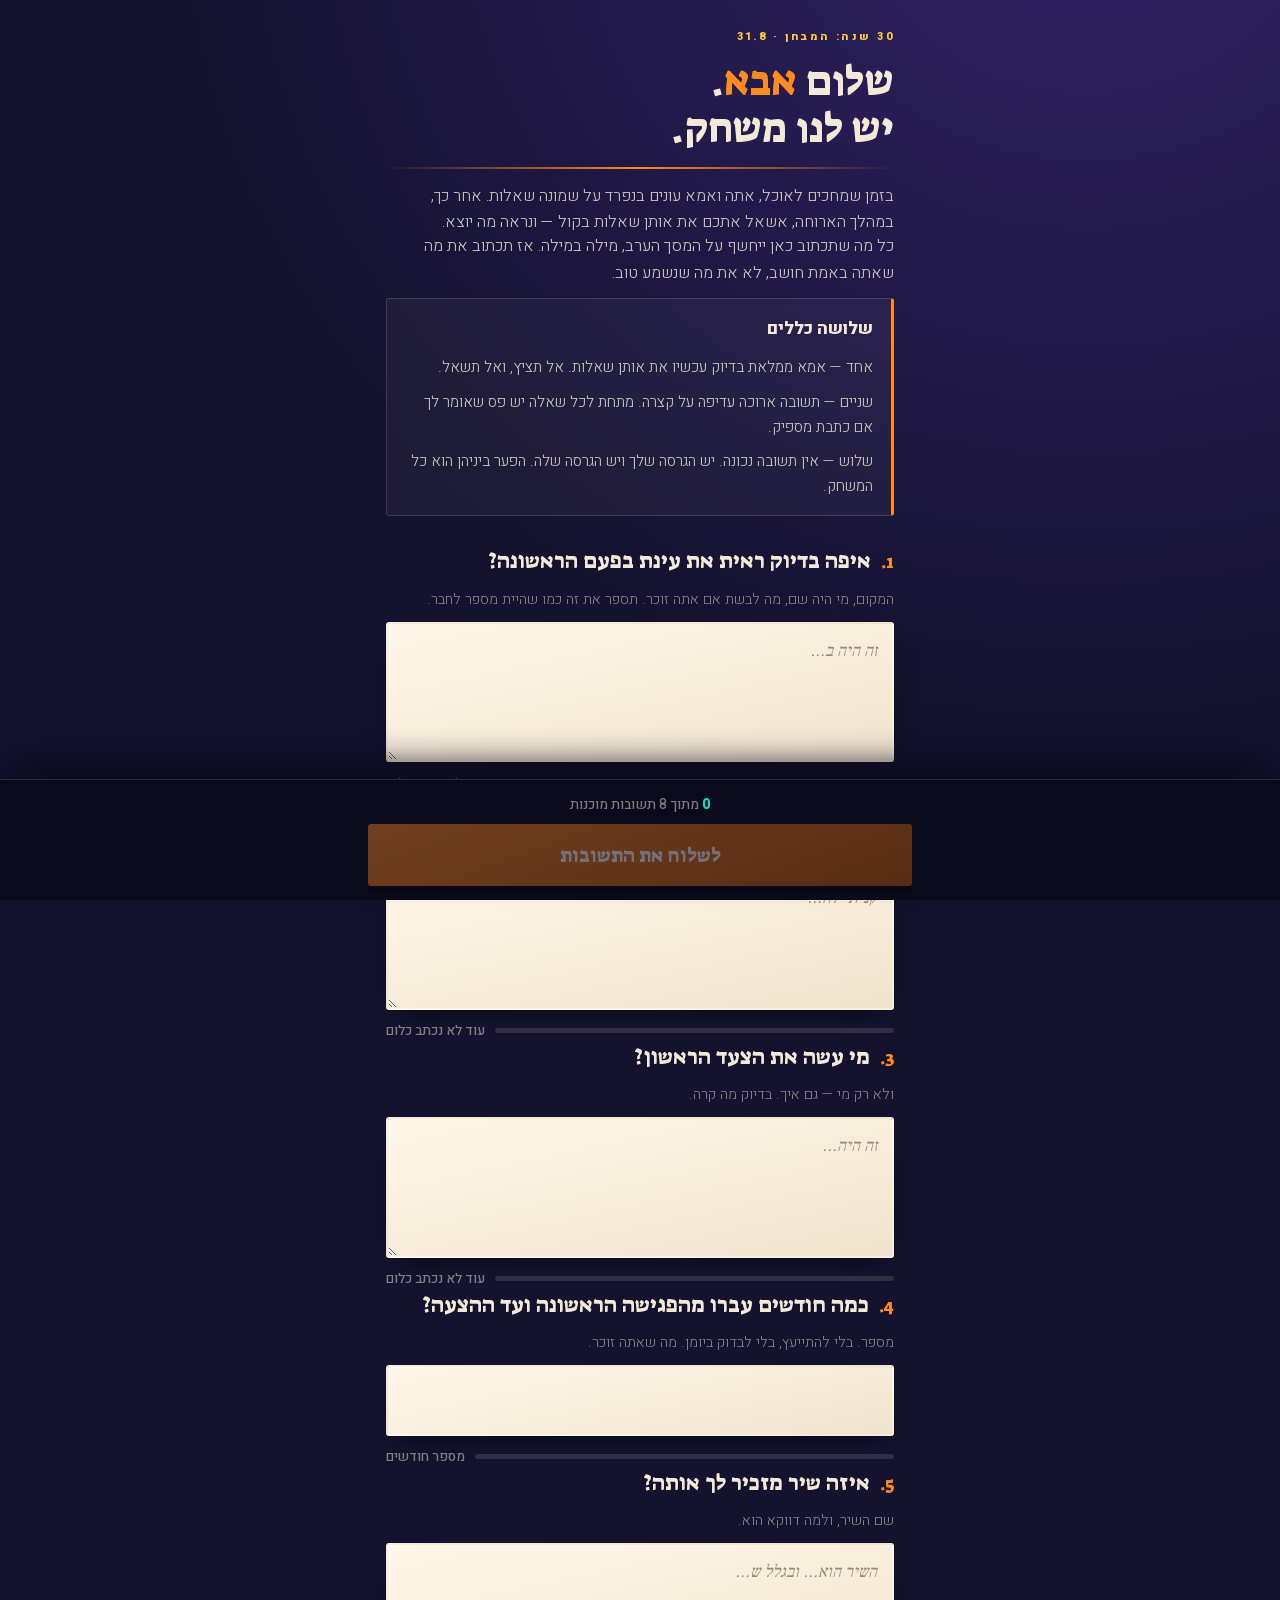
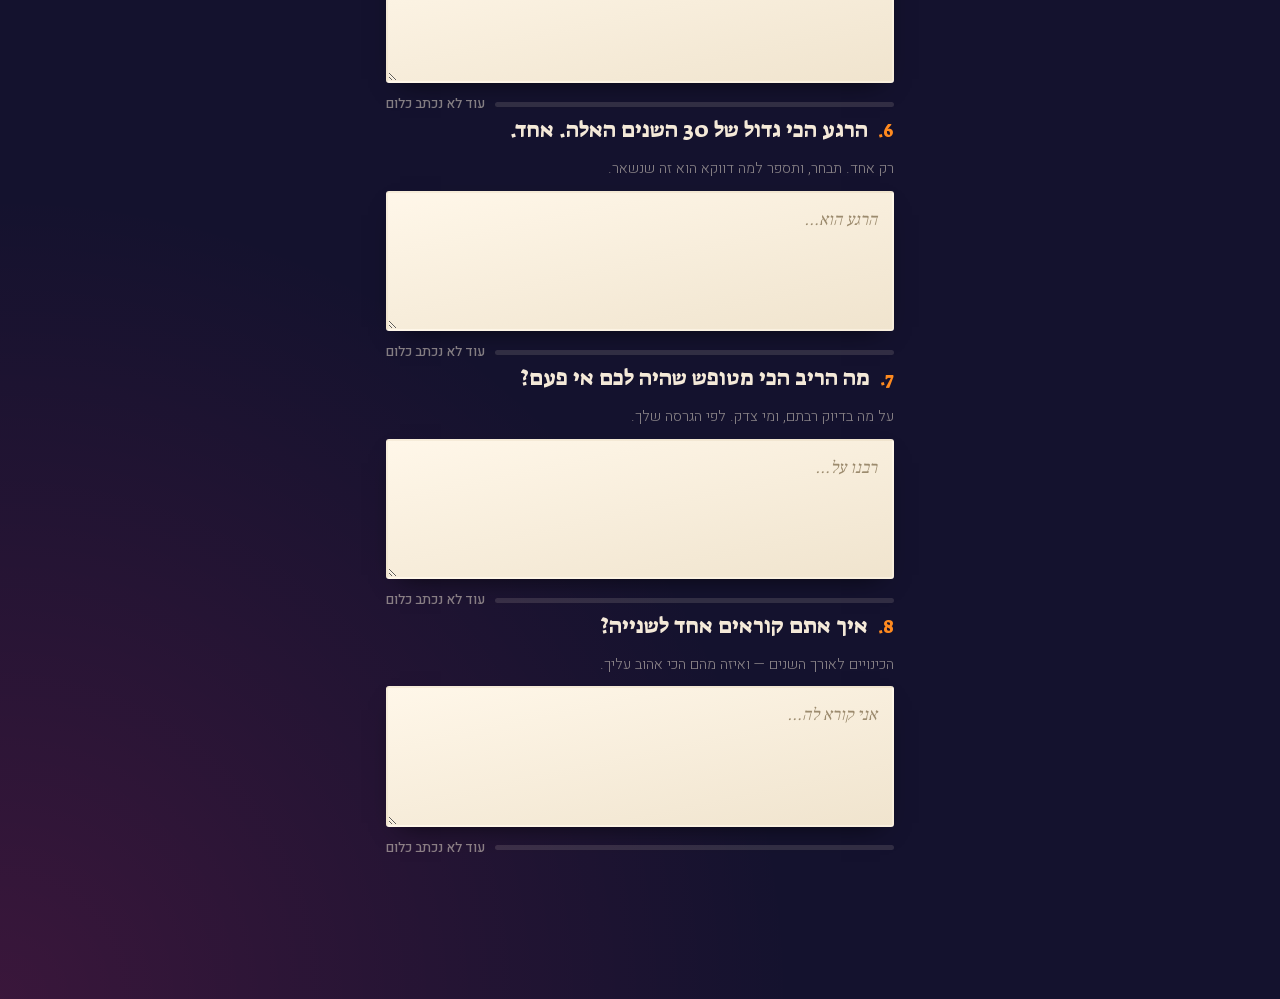
<file: forms/chaim.html>
<!doctype html>
<html dir="rtl" lang="he">
<head>
<meta charset="utf-8">
<meta name="viewport" content="width=device-width, initial-scale=1, viewport-fit=cover">
<meta name="robots" content="noindex, nofollow, noarchive, nosnippet">
<meta name="theme-color" content="#0B0A1C">
<title>30 שנה — חיים</title>
<link rel="stylesheet" href="form.css">
</head>
<body>

<div class="wrap">
  <header class="top">
    <div class="brand">30 שנה: המבחן · 31.8</div>
    <h1>שלום <span class="name">אבא</span>.<br>יש לנו משחק.</h1>
    <hr class="rule">
    <p class="lede">בזמן שמחכים לאוכל, אתה ואמא עונים בנפרד על שמונה שאלות. אחר כך, במהלך הארוחה, אשאל אתכם את אותן שאלות בקול — ונראה מה יוצא.</p>
    <p class="lede">כל מה שתכתוב כאן ייחשף על המסך הערב, מילה במילה. אז תכתוב את מה שאתה באמת חושב, לא את מה שנשמע טוב.</p>

    <div class="house">
      <b>שלושה כללים</b>
      <p>אחד — אמא ממלאת בדיוק עכשיו את אותן שאלות. אל תציץ, ואל תשאל.</p>
      <p>שניים — תשובה ארוכה עדיפה על קצרה. מתחת לכל שאלה יש פס שאומר לך אם כתבת מספיק.</p>
      <p>שלוש — אין תשובה נכונה. יש הגרסה שלך ויש הגרסה שלה. הפער ביניהן הוא כל המשחק.</p>
    </div>
  </header>

  <main id="questions"></main>

  <div class="err" id="err"></div>
</div>

<div class="dock">
  <div class="dock-inner">
    <div class="progress" id="progress"></div>
    <button class="send" id="send" type="button" disabled>לשלוח את התשובות</button>
  </div>
</div>

<div class="done" id="done">
  <div class="mark">🤐</div>
  <h2>נשמר.</h2>
  <p>עכשיו תחזיר את הטלפון לכיס, תעשה פרצוף תמים, ותזמין קינוח.</p>
  <button class="again" id="again" type="button">רגע, אני רוצה לתקן משהו</button>
</div>

<script>window.WHO = 'dad';</script>
<script src="config.js"></script>
<script src="form.js"></script>
</body>
</html>
</file>
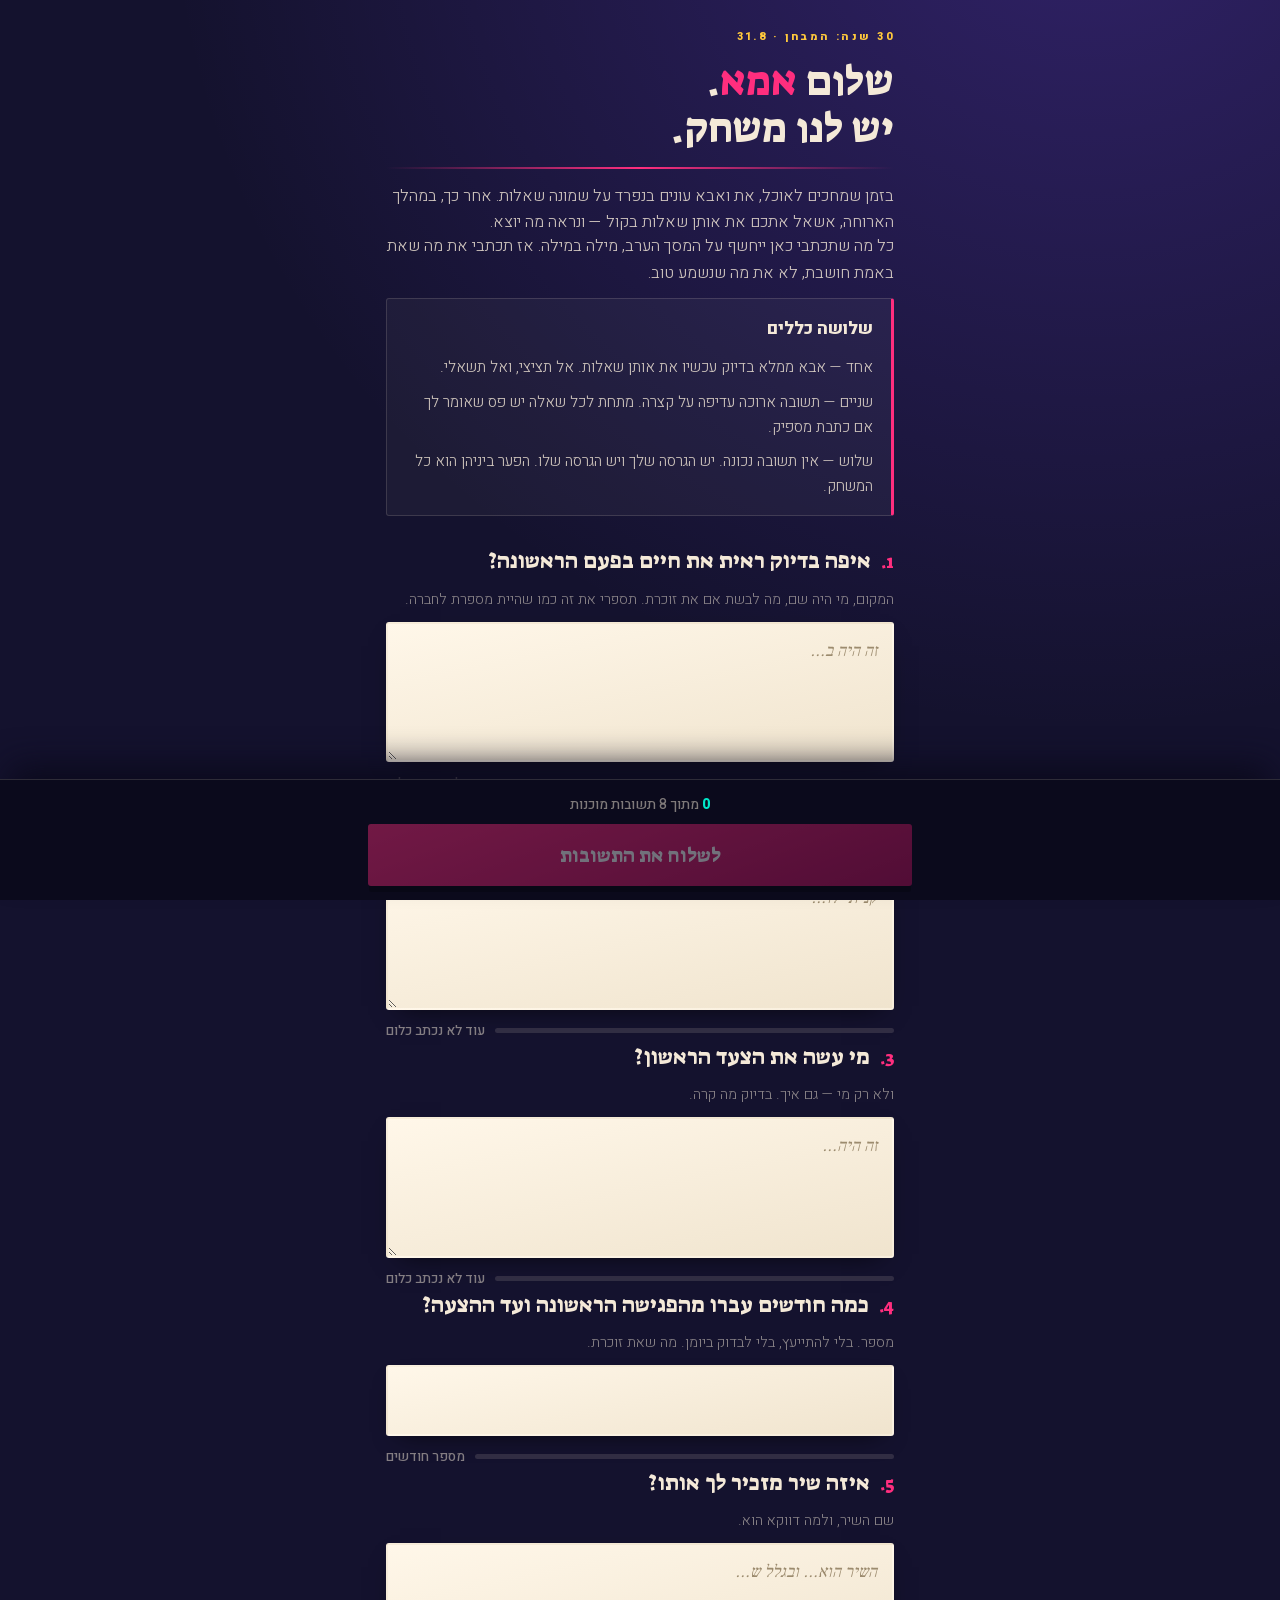
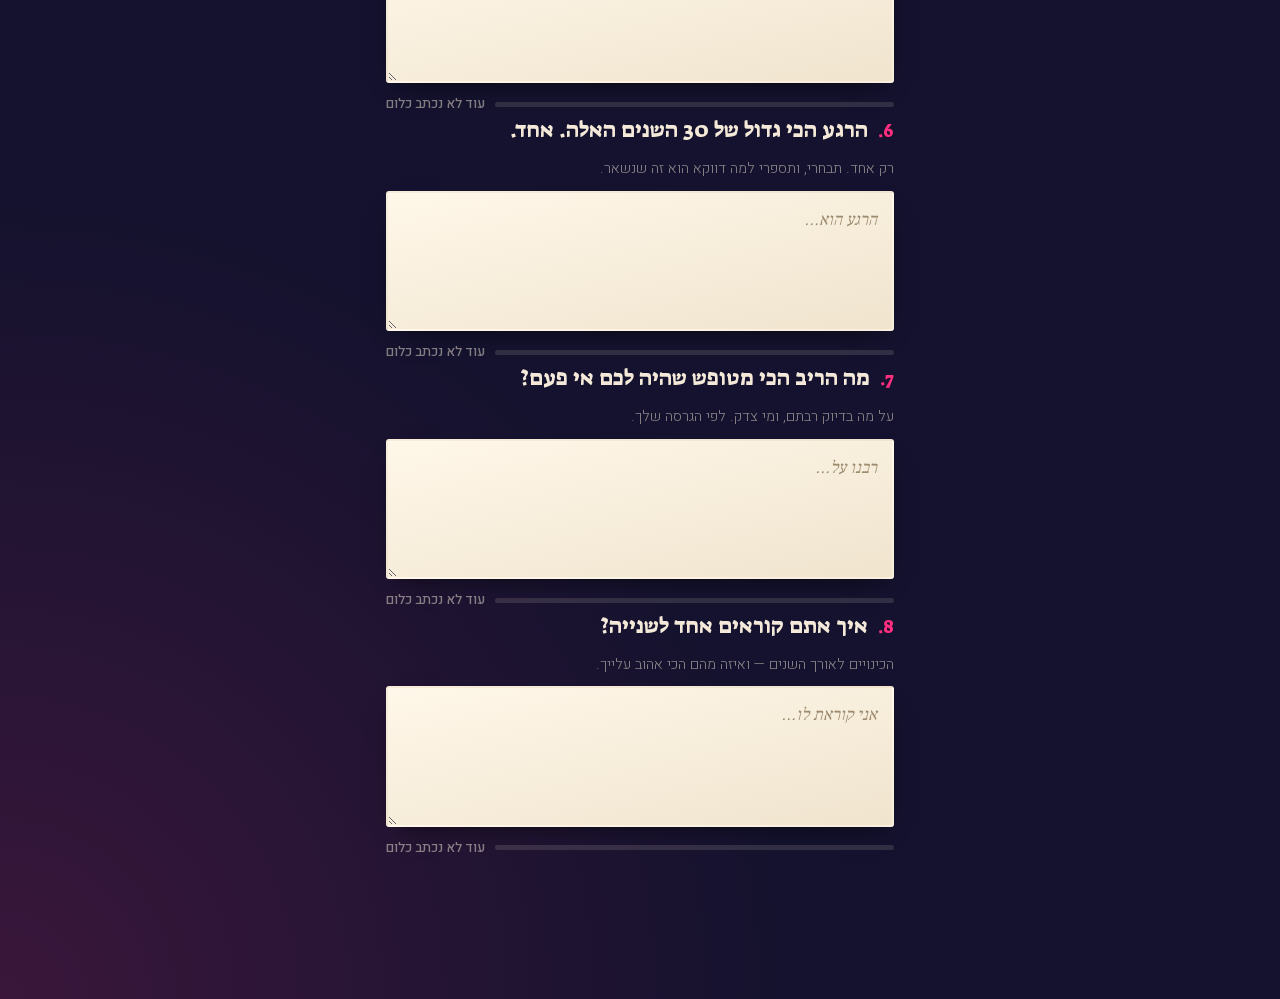
<file: forms/einat.html>
<!doctype html>
<html dir="rtl" lang="he">
<head>
<meta charset="utf-8">
<meta name="viewport" content="width=device-width, initial-scale=1, viewport-fit=cover">
<meta name="robots" content="noindex, nofollow, noarchive, nosnippet">
<meta name="theme-color" content="#0B0A1C">
<title>30 שנה — עינת</title>
<link rel="stylesheet" href="form.css">
</head>
<body class="mom">

<div class="wrap">
  <header class="top">
    <div class="brand">30 שנה: המבחן · 31.8</div>
    <h1>שלום <span class="name">אמא</span>.<br>יש לנו משחק.</h1>
    <hr class="rule">
    <p class="lede">בזמן שמחכים לאוכל, את ואבא עונים בנפרד על שמונה שאלות. אחר כך, במהלך הארוחה, אשאל אתכם את אותן שאלות בקול — ונראה מה יוצא.</p>
    <p class="lede">כל מה שתכתבי כאן ייחשף על המסך הערב, מילה במילה. אז תכתבי את מה שאת באמת חושבת, לא את מה שנשמע טוב.</p>

    <div class="house">
      <b>שלושה כללים</b>
      <p>אחד — אבא ממלא בדיוק עכשיו את אותן שאלות. אל תציצי, ואל תשאלי.</p>
      <p>שניים — תשובה ארוכה עדיפה על קצרה. מתחת לכל שאלה יש פס שאומר לך אם כתבת מספיק.</p>
      <p>שלוש — אין תשובה נכונה. יש הגרסה שלך ויש הגרסה שלו. הפער ביניהן הוא כל המשחק.</p>
    </div>
  </header>

  <main id="questions"></main>

  <div class="err" id="err"></div>
</div>

<div class="dock">
  <div class="dock-inner">
    <div class="progress" id="progress"></div>
    <button class="send" id="send" type="button" disabled>לשלוח את התשובות</button>
  </div>
</div>

<div class="done" id="done">
  <div class="mark">🤐</div>
  <h2>נשמר.</h2>
  <p>עכשיו תחזירי את הטלפון לתיק, תעשי פרצוף תמים, ותזמיני קינוח.</p>
  <button class="again" id="again" type="button">רגע, אני רוצה לתקן משהו</button>
</div>

<script>window.WHO = 'mom';</script>
<script src="config.js"></script>
<script src="form.js"></script>
</body>
</html>
</file>
<file: forms/form.css>
@font-face{font-family:'Suez One';src:url('../fonts/SuezOne-Regular.ttf') format('truetype');font-weight:400;font-display:swap}
@font-face{font-family:'Heebo';src:url('../fonts/Heebo-Light.ttf') format('truetype');font-weight:300;font-display:swap}
@font-face{font-family:'Heebo';src:url('../fonts/Heebo-Medium.ttf') format('truetype');font-weight:500;font-display:swap}
@font-face{font-family:'Heebo';src:url('../fonts/Heebo-ExtraBold.ttf') format('truetype');font-weight:800;font-display:swap}
@font-face{font-family:'Frank Ruhl Libre';src:url('../fonts/FrankRuhlLibre-Regular.ttf') format('truetype');font-weight:400;font-display:swap}

:root{
  --ink:#14122E; --ink-deep:#0B0A1C; --ink-card:#1C1940;
  --paper:#F4E9D8; --body:rgba(244,233,216,.82); --muted:rgba(244,233,216,.5);
  --line:rgba(244,233,216,.15);
  --magenta:#FF2E7E; --tangerine:#FF8A1F; --electric:#00E5C7; --gold:#FFC93C;
  --me:var(--tangerine);            /* נדרס לפי מי ממלא */
  --display:'Suez One','Arial Hebrew',serif;
  --sans:'Heebo','Arial Hebrew',system-ui,sans-serif;
  --letter:'Frank Ruhl Libre','Times New Roman',serif;
}
body.mom{ --me:var(--magenta); }

*,*::before,*::after{box-sizing:border-box;-webkit-tap-highlight-color:transparent}
html{-webkit-text-size-adjust:100%}
body{
  margin:0;padding:0;min-height:100dvh;
  background:
    radial-gradient(120% 55% at 85% -5%, rgba(123,75,255,.28), transparent 60%),
    radial-gradient(100% 50% at 0% 100%, rgba(255,46,126,.16), transparent 62%),
    var(--ink);
  color:var(--body);font-family:var(--sans);font-weight:300;
  font-size:17px;line-height:1.62;
}
.wrap{max-width:34rem;margin:0 auto;padding:28px 18px 140px;display:flex;flex-direction:column;gap:30px}

/* ---------- כותרת ---------- */
.top{display:flex;flex-direction:column;gap:12px}
.brand{font-weight:800;font-size:11px;letter-spacing:.22em;color:var(--gold)}
h1{font-family:var(--display);font-weight:400;font-size:clamp(1.9rem,8vw,2.6rem);
  line-height:1.14;color:var(--paper);margin:0}
h1 .name{color:var(--me)}
.lede{margin:0;font-size:1.02rem}
.lede + .lede{margin-top:-14px}
.rule{height:2px;border:0;margin:2px 0;background:linear-gradient(to left,transparent,var(--me),transparent)}

.house{border:1px solid var(--line);border-right:3px solid var(--me);border-radius:3px;
  background:rgba(244,233,216,.04);padding:16px 18px;display:flex;flex-direction:column;gap:10px}
.house b{color:var(--paper);font-weight:800;display:block;margin-bottom:2px}
.house p{margin:0;font-size:.96rem}

/* ---------- שאלה ---------- */
.q{display:flex;flex-direction:column;gap:10px}
.q-head{display:flex;align-items:baseline;gap:.6em}
.q-num{font-family:var(--display);color:var(--me);font-size:1.1rem;flex:0 0 auto}
.q-label{font-family:var(--display);font-weight:400;color:var(--paper);
  font-size:clamp(1.12rem,4.6vw,1.4rem);line-height:1.3;margin:0}
.q-hint{margin:0;font-size:.92rem;color:var(--muted)}

textarea,input[type="number"]{
  width:100%;font-family:var(--letter);font-size:1.06rem;line-height:1.6;color:#241F16;
  background:linear-gradient(168deg,#FFF7E9,#F0E4CE);
  border:2px solid transparent;border-radius:3px;padding:14px 15px;
  box-shadow:0 10px 26px -14px rgba(0,0,0,.8);
  resize:vertical;min-height:118px;
  -webkit-user-select:text;user-select:text;
}
input[type="number"]{min-height:64px;font-family:var(--display);font-size:1.5rem;text-align:center;
  direction:ltr;-moz-appearance:textfield}
input[type="number"]::-webkit-outer-spin-button,
input[type="number"]::-webkit-inner-spin-button{-webkit-appearance:none;margin:0}
textarea::placeholder,input::placeholder{color:#9C8B6E;font-style:italic}
textarea:focus,input:focus{outline:none;border-color:var(--me);background:#FFF9EC}

.meter{display:flex;align-items:center;gap:10px;min-height:22px}
.bar{flex:1;height:5px;border-radius:99px;background:rgba(244,233,216,.13);overflow:hidden}
.bar i{display:block;height:100%;width:0;border-radius:99px;background:var(--me);
  transition:width .3s ease, background .3s ease}
.q.ok .bar i{background:var(--electric)}
.meter-txt{font-size:.85rem;font-weight:500;color:var(--muted);white-space:nowrap}
.q.ok .meter-txt{color:var(--electric)}

/* ---------- שליחה ---------- */
.dock{position:fixed;bottom:0;right:0;left:0;z-index:20;
  background:var(--ink-deep);
  border-top:1px solid var(--line);
  box-shadow:0 -22px 34px -10px var(--ink-deep);
  padding:14px 18px calc(14px + env(safe-area-inset-bottom));
  display:flex;justify-content:center}
.dock-inner{width:100%;max-width:34rem;display:flex;flex-direction:column;gap:8px}
.progress{font-size:.86rem;font-weight:500;color:var(--muted);text-align:center}
.progress b{color:var(--electric)}
button.send{
  width:100%;min-height:62px;border:0;border-radius:3px;cursor:pointer;
  font-family:var(--display);font-size:1.25rem;color:#fff;
  background:linear-gradient(160deg,var(--me),#B3125A);
  box-shadow:0 7px 0 -1px rgba(0,0,0,.45);
  transition:transform .12s ease,box-shadow .12s ease,opacity .2s ease;
}
body:not(.mom) button.send{background:linear-gradient(160deg,var(--tangerine),#C4590A)}
button.send:active{transform:translateY(4px);box-shadow:0 3px 0 -1px rgba(0,0,0,.45)}
button.send:disabled{opacity:.42;cursor:not-allowed;transform:none}
button.send:focus-visible{outline:3px solid var(--electric);outline-offset:3px}

/* ---------- אחרי השליחה ---------- */
.done{position:fixed;inset:0;z-index:40;display:none;flex-direction:column;
  align-items:center;justify-content:center;gap:20px;text-align:center;
  background:var(--ink);padding:36px 26px}
.done.on{display:flex}
.done .mark{font-size:4rem;line-height:1}
.done h2{font-family:var(--display);font-weight:400;color:var(--paper);
  font-size:clamp(1.6rem,7vw,2.2rem);margin:0;line-height:1.25}
.done p{margin:0;max-width:24rem}
.done .again{margin-top:6px;background:none;border:1px solid var(--line);color:var(--muted);
  border-radius:3px;padding:12px 20px;min-height:48px;font-family:var(--sans);font-size:.92rem;cursor:pointer}

.err{background:rgba(255,46,126,.12);border:1px solid var(--magenta);border-radius:3px;
  padding:14px 16px;color:var(--paper);font-size:.95rem;display:none}
.err.on{display:block}

@media (prefers-reduced-motion:reduce){*{transition-duration:.01ms !important;animation-duration:.01ms !important}}
</file>
